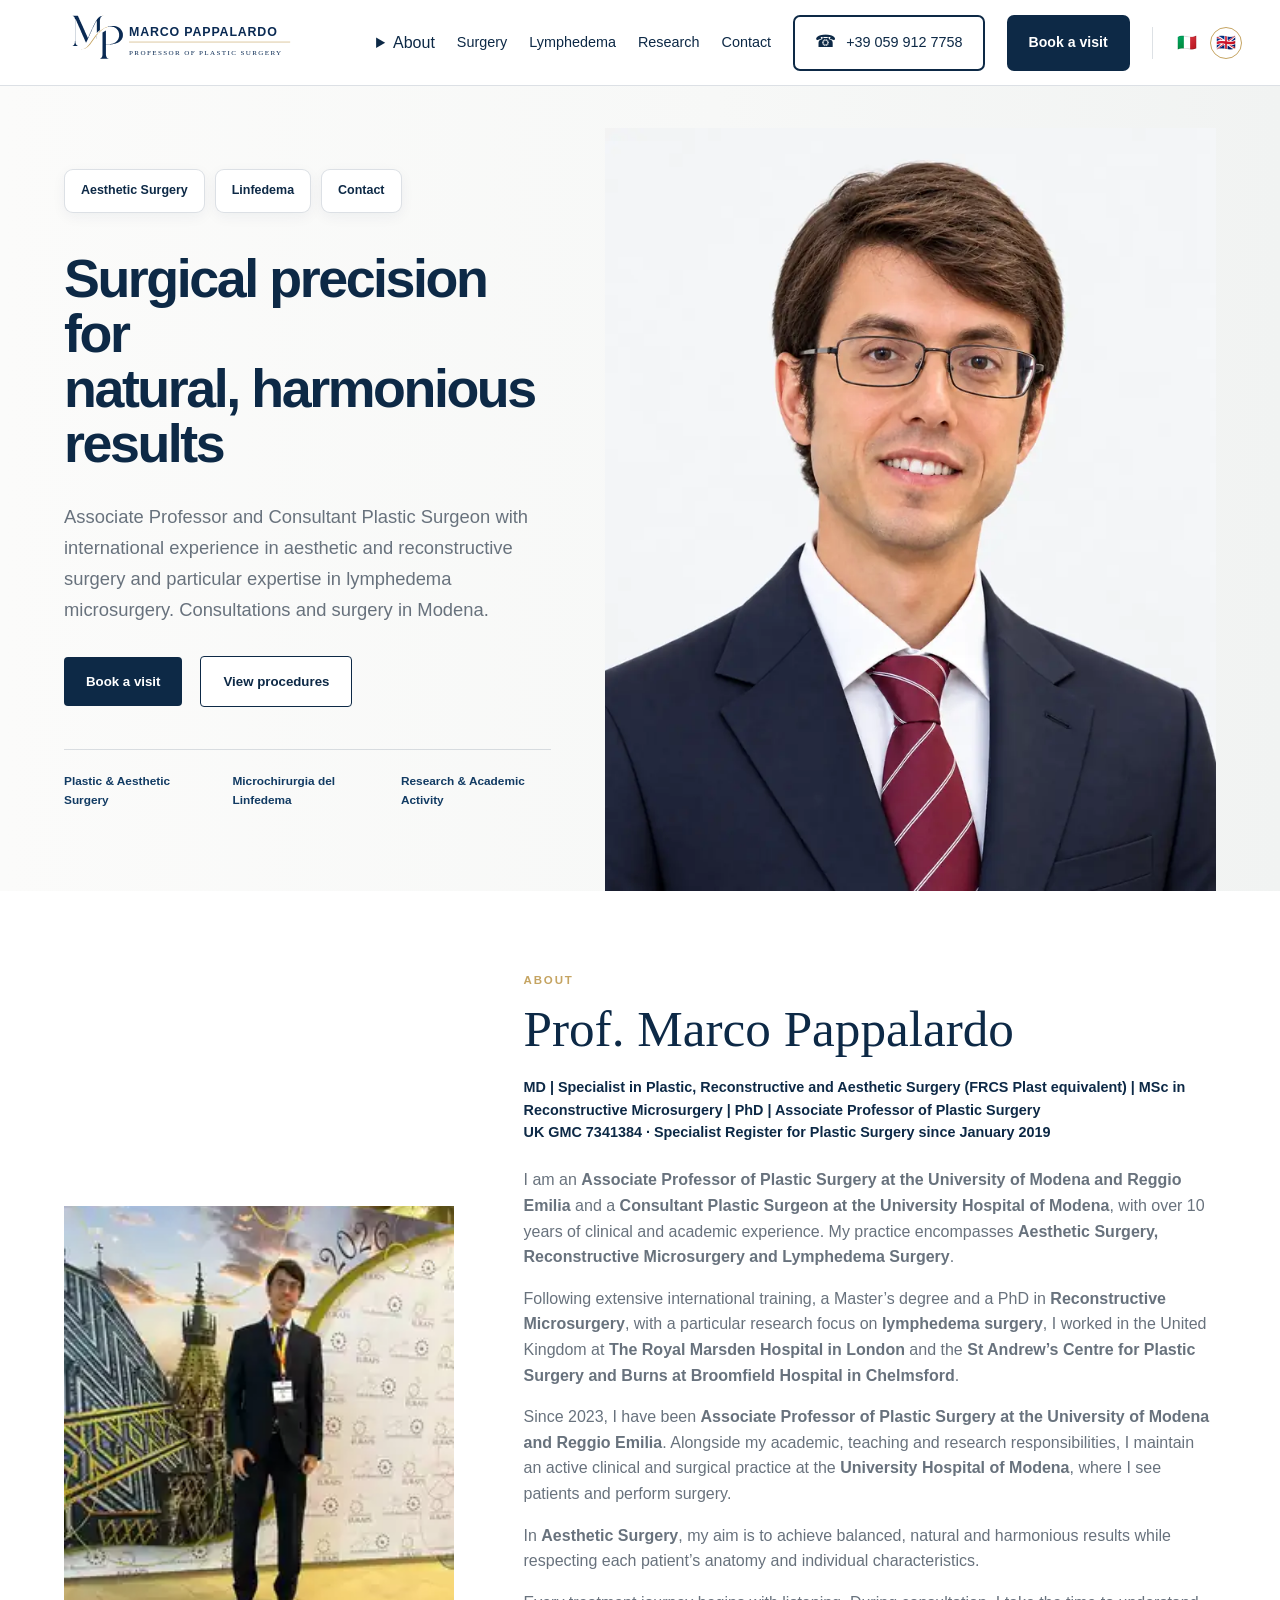
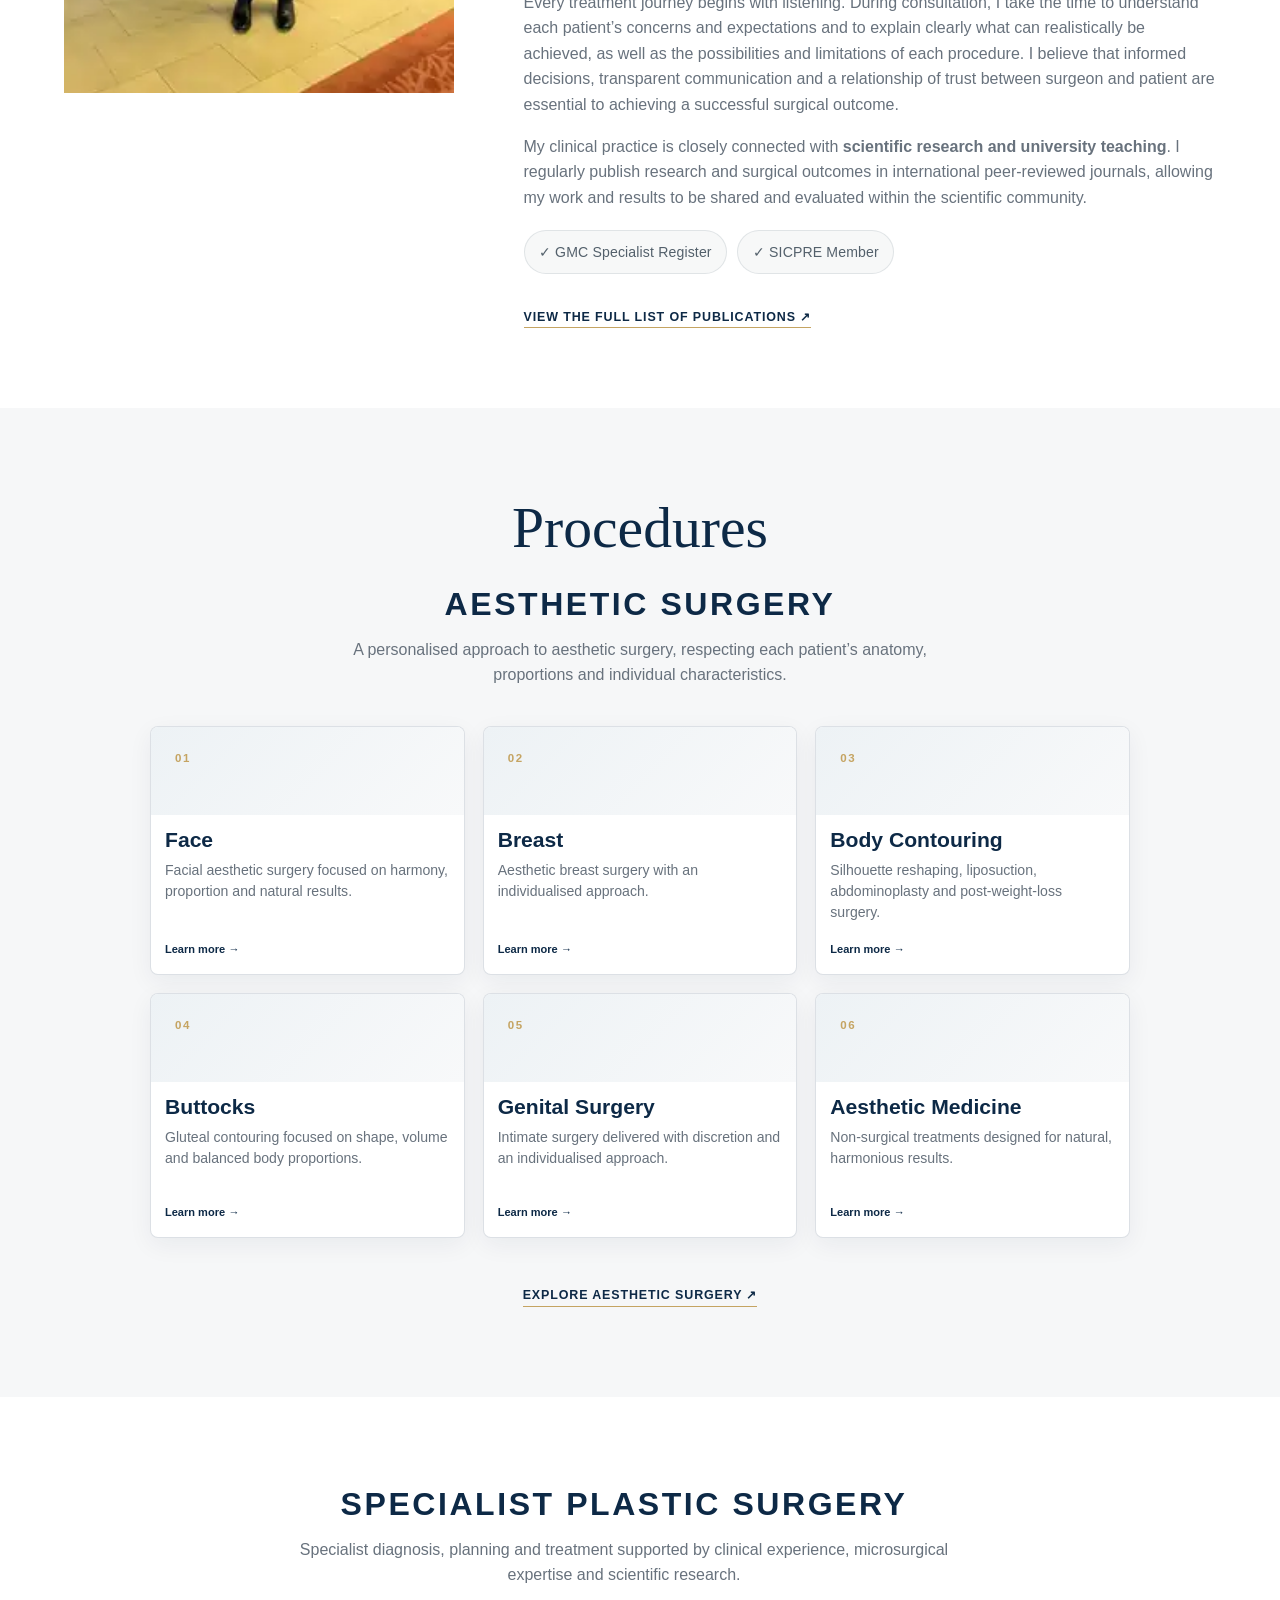
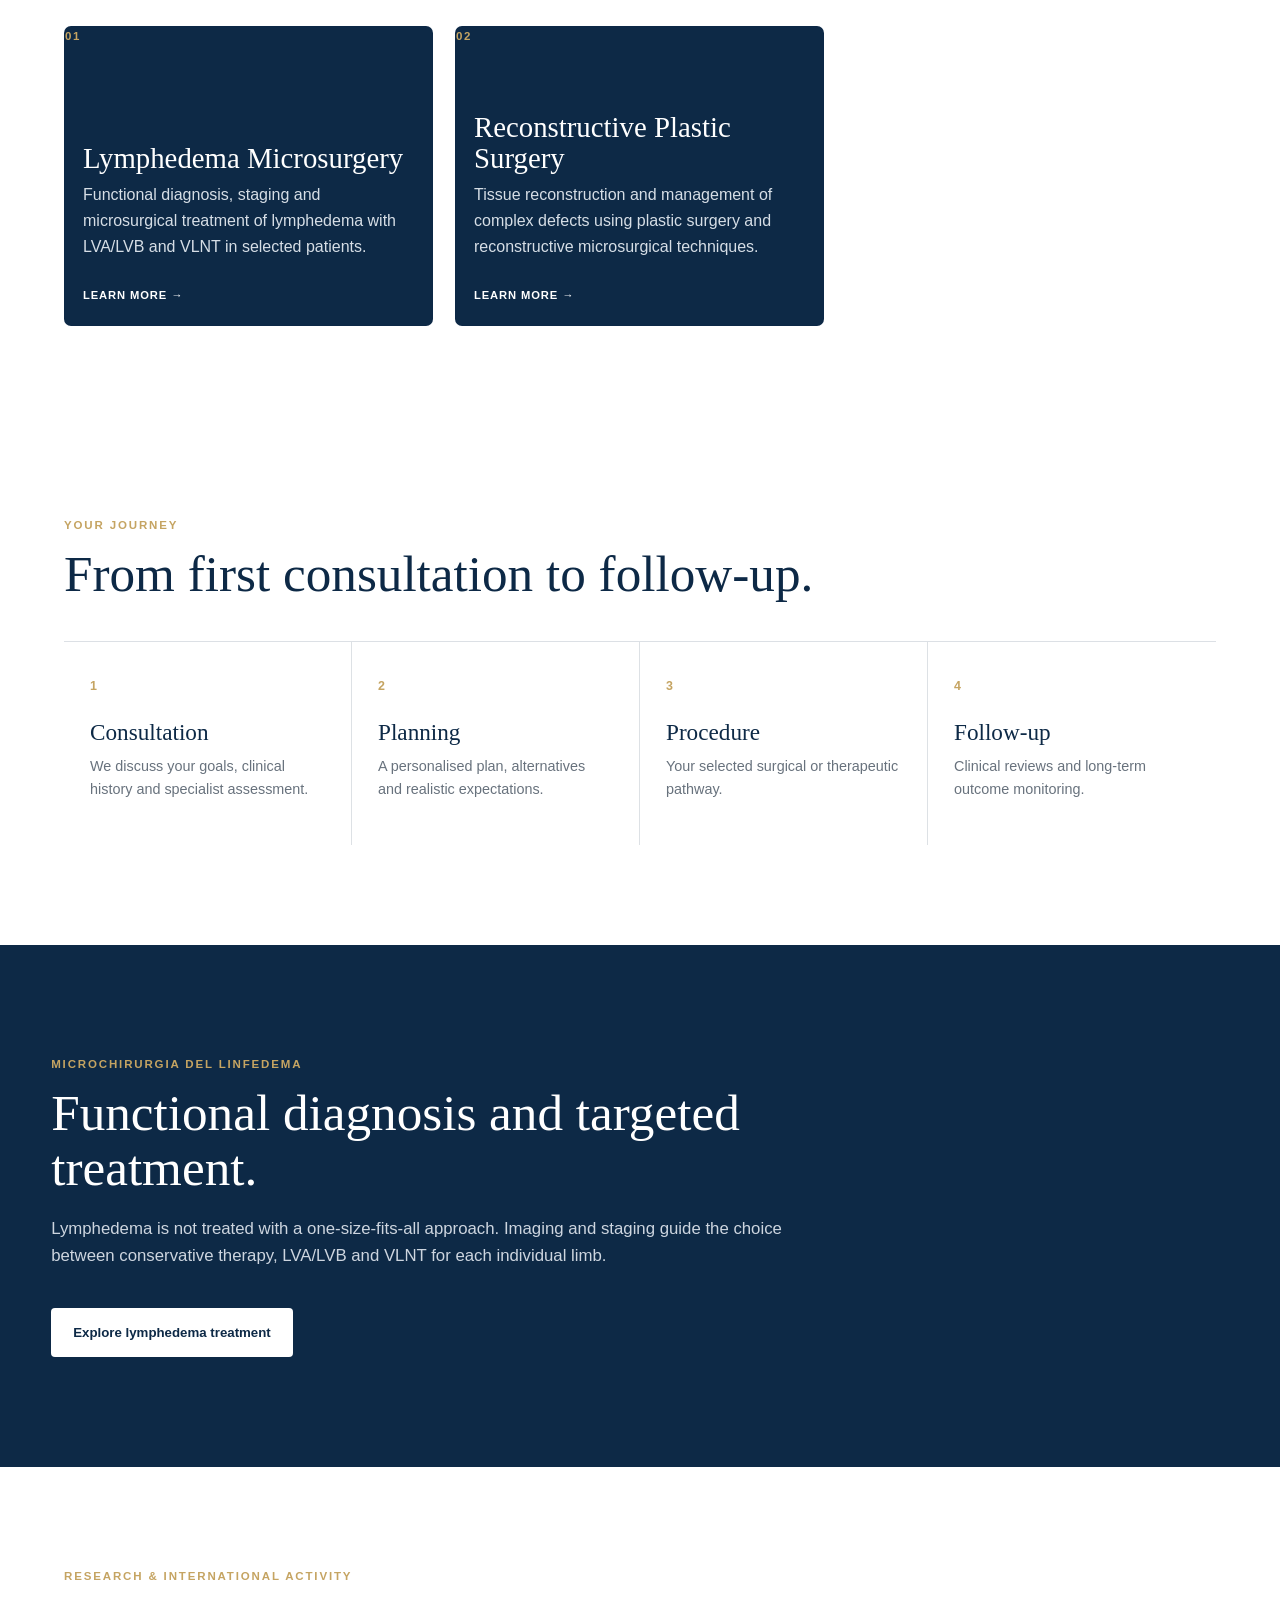
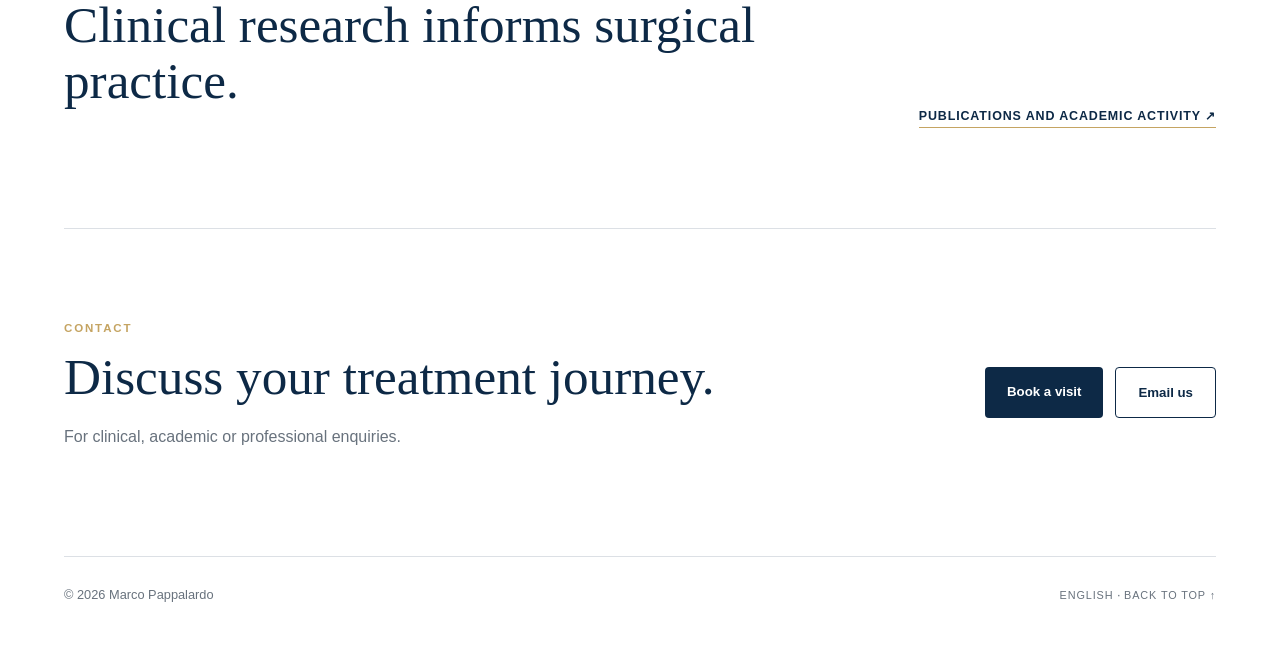
<file: en/index.html>
<!DOCTYPE html>
<html lang="en">
<head>
<meta charset="UTF-8"><meta name="viewport" content="width=device-width,initial-scale=1">
<meta name="description" content="Marco Pappalardo — Professor Plastic Surgery. Chirurgia Plastica & Estetica, Lymphedema Microsurgery, Ricerca e Attività Accademica.">
<link rel="canonical" href="https://marcopappalardo.com/en/">
<link rel="alternate" hreflang="it" href="https://marcopappalardo.com/en/">
<link rel="alternate" hreflang="en" href="https://marcopappalardo.com/en/">
<link rel="alternate" hreflang="x-default" href="https://marcopappalardo.com/en/">
<title>Marco Pappalardo | Plastic, Aesthetic and Lymphedema Surgery</title>
<link rel="stylesheet" href="../style.css?v=20261101-normalcase-nav-v1"><script src="../script.js?v=20260923-exact-photo-v1" defer></script>
</head>
<body>
<header class="site-header">
<a class="brand" href="/en/"><img src="../assets/logo-approved-horizontal.svg?v=20261101-logo-two-level-v1" alt="Marco Pappalardo — Professor Plastic Surgery" class="brand-logo"></a>
<button class="menu-toggle" type="button" aria-expanded="false" aria-controls="site-nav"><span class="sr-only">Apri navigazione</span><span></span><span></span></button>
<nav id="site-nav" class="site-nav"><details class="nav-dropdown"><summary>About</summary><div class="nav-submenu"><a href="/en/about.html">Prof. Marco Pappalardo</a><a href="/en/about.html#publications">Publications</a><a href="/en/about.html#conferences">Conferences</a></div></details><a href="/en/plastic-aesthetic-surgery.html">Surgery</a><a href="/en/lymphedema-microsurgery.html">Lymphedema</a><a href="/en/academic-activity.html">Research</a><a href="/en/contact.html">Contact</a><a class="nav-phone" href="tel:+390599127758"><span class="nav-phone-icon" aria-hidden="true">☎</span><span>+39 059 912 7758</span></a><a class="nav-book" href="https://prenotalp.policlinico.mo.it/RicercaPosto.aspx?CodMedico=101251">Book a visit</a><div class="language-flags"><a class="flag-link" href="/it/">🇮🇹</a><a class="flag-link is-active" href="/en/">🇬🇧</a></div></nav>
</header>

<main>
<section class="hero-shoaib">
  <div class="hero-shoaib-copy">
    <div class="hero-quicklinks"><a href="/en/plastic-aesthetic-surgery.html">Aesthetic Surgery</a><a href="/en/lymphedema-microsurgery.html">Linfedema</a><a href="/en/contact.html">Contact</a></div>
    
    <h1>Surgical precision for<br>natural, harmonious results</h1>
    <p class="hero-subtitle">Associate Professor and Consultant Plastic Surgeon with international experience in aesthetic and reconstructive surgery and particular expertise in lymphedema microsurgery. Consultations and surgery in Modena.</p>
    <div class="hero-actions"><a class="button button-primary" href="https://prenotalp.policlinico.mo.it/RicercaPosto.aspx?CodMedico=101251">Book a visit</a><a class="hero-phone" href="tel:+390599127758"><span>Phone</span><strong>+39 059 912 7758</strong></a><a class="button button-outline" href="#aree">View procedures</a></div>
    <div class="hero-trust">
      <span>Plastic &amp; Aesthetic Surgery</span>
      <span>Microchirurgia del Linfedema</span>
      <span>Research &amp; Academic Activity</span>
    </div>
  </div>
  <div class="hero-shoaib-photo">
    <img id="hero-portrait" alt="Professor Marco Pappalardo" fetchpriority="high" decoding="async">
  </div>
</section>

<section id="profilo" class="about-band">
  <div class="about-photo"><img src="../assets/marco-pappalardo-conference.webp" alt="Prof. Marco Pappalardo during international scientific activity"></div>
  <div class="about-copy"><p class="eyebrow">ABOUT</p><h2>Prof. Marco Pappalardo</h2><p class="about-credentials"><strong>MD | Specialist in Plastic, Reconstructive and Aesthetic Surgery (FRCS Plast equivalent) | MSc in Reconstructive Microsurgery | PhD | Associate Professor of Plastic Surgery</strong><br><strong>UK GMC 7341384 · Specialist Register for Plastic Surgery since January 2019</strong></p><p>I am an <strong>Associate Professor of Plastic Surgery at the University of Modena and Reggio Emilia</strong> and a <strong>Consultant Plastic Surgeon at the University Hospital of Modena</strong>, with over 10 years of clinical and academic experience. My practice encompasses <strong>Aesthetic Surgery, Reconstructive Microsurgery and Lymphedema Surgery</strong>.</p><p>Following extensive international training, a Master’s degree and a PhD in <strong>Reconstructive Microsurgery</strong>, with a particular research focus on <strong>lymphedema surgery</strong>, I worked in the United Kingdom at <strong>The Royal Marsden Hospital in London</strong> and the <strong>St Andrew’s Centre for Plastic Surgery and Burns at Broomfield Hospital in Chelmsford</strong>.</p><p>Since 2023, I have been <strong>Associate Professor of Plastic Surgery at the University of Modena and Reggio Emilia</strong>. Alongside my academic, teaching and research responsibilities, I maintain an active clinical and surgical practice at the <strong>University Hospital of Modena</strong>, where I see patients and perform surgery.</p><p>In <strong>Aesthetic Surgery</strong>, my aim is to achieve balanced, natural and harmonious results while respecting each patient’s anatomy and individual characteristics.</p><p>Every treatment journey begins with listening. During consultation, I take the time to understand each patient’s concerns and expectations and to explain clearly what can realistically be achieved, as well as the possibilities and limitations of each procedure. I believe that informed decisions, transparent communication and a relationship of trust between surgeon and patient are essential to achieving a successful surgical outcome.</p><p>My clinical practice is closely connected with <strong>scientific research and university teaching</strong>. I regularly publish research and surgical outcomes in international peer-reviewed journals, allowing my work and results to be shared and evaluated within the scientific community.</p><div class="profile-trust-badges" aria-label="Professional memberships"><span>✓ GMC Specialist Register</span><span>✓ SICPRE Member</span></div><a class="section-link" href="/en/about.html#publications">View the full list of publications ↗</a></div>
</section>

<section id="aree" class="procedures-section aesthetic-categories">
  <div class="procedures-master-title"><h2>Procedures</h2></div><div class="section-head"><h3 class="category-heading">AESTHETIC SURGERY</h3><p>A personalised approach to aesthetic surgery, respecting each patient’s anatomy, proportions and individual characteristics.</p></div>
  <div class="aesthetic-category-grid">
    <a class="aesthetic-category-card" href="/en/plastic-aesthetic-surgery.html#face"><span class="card-number">01</span><div class="card-copy"><h3>Face</h3><p>Facial aesthetic surgery focused on harmony, proportion and natural results.</p><b>Learn more →</b></div></a>
    <a class="aesthetic-category-card" href="/en/plastic-aesthetic-surgery.html#breast"><span class="card-number">02</span><div class="card-copy"><h3>Breast</h3><p>Aesthetic breast surgery with an individualised approach.</p><b>Learn more →</b></div></a>
    <a class="aesthetic-category-card" href="/en/plastic-aesthetic-surgery.html#body-contouring"><span class="card-number">03</span><div class="card-copy"><h3>Body Contouring</h3><p>Silhouette reshaping, liposuction, abdominoplasty and post-weight-loss surgery.</p><b>Learn more →</b></div></a>
    <a class="aesthetic-category-card" href="/en/plastic-aesthetic-surgery.html#buttocks"><span class="card-number">04</span><div class="card-copy"><h3>Buttocks</h3><p>Gluteal contouring focused on shape, volume and balanced body proportions.</p><b>Learn more →</b></div></a>
    <a class="aesthetic-category-card" href="/en/plastic-aesthetic-surgery.html#genital"><span class="card-number">05</span><div class="card-copy"><h3>Genital Surgery</h3><p>Intimate surgery delivered with discretion and an individualised approach.</p><b>Learn more →</b></div></a>
    <a class="aesthetic-category-card" href="/en/plastic-aesthetic-surgery.html#aesthetic-medicine"><span class="card-number">06</span><div class="card-copy"><h3>Aesthetic Medicine</h3><p>Non-surgical treatments designed for natural, harmonious results.</p><b>Learn more →</b></div></a>
  </div>
  <div class="aesthetic-section-action"><a class="section-link" href="/en/plastic-aesthetic-surgery.html">Explore Aesthetic Surgery ↗</a></div>
</section>

<section class="specialist-surgery-section">
  <div class="section-head"><h3 class="category-heading">SPECIALIST PLASTIC SURGERY</h3><p>Specialist diagnosis, planning and treatment supported by clinical experience, microsurgical expertise and scientific research.</p></div>
  <div class="specialist-surgery-grid">
    <a class="specialist-surgery-card" href="/en/lymphedema-microsurgery.html"><span>01</span><div><h3>Lymphedema Microsurgery</h3><p>Functional diagnosis, staging and microsurgical treatment of lymphedema with LVA/LVB and VLNT in selected patients.</p><b>Learn more →</b></div></a>
    <a class="specialist-surgery-card" href="/en/about.html"><span>02</span><div><h3>Reconstructive Plastic Surgery</h3><p>Tissue reconstruction and management of complex defects using plastic surgery and reconstructive microsurgical techniques.</p><b>Learn more →</b></div></a>
  </div>
</section>

<section class="journey-section">
  <div class="section-head"><p class="eyebrow">Your Journey</p><h2>From first consultation to follow-up.</h2></div>
  <div class="journey-grid">
    <article><b>1</b><h3>Consultation</h3><p>We discuss your goals, clinical history and specialist assessment.</p></article>
    <article><b>2</b><h3>Planning</h3><p>A personalised plan, alternatives and realistic expectations.</p></article>
    <article><b>3</b><h3>Procedure</h3><p>Your selected surgical or therapeutic pathway.</p></article>
    <article><b>4</b><h3>Follow-up</h3><p>Clinical reviews and long-term outcome monitoring.</p></article>
  </div>
</section>

<section class="lymph-feature">
  <div><p class="eyebrow">Microchirurgia del Linfedema</p><h2>Functional diagnosis and targeted treatment.</h2><p>Lymphedema is not treated with a one-size-fits-all approach. Imaging and staging guide the choice between conservative therapy, LVA/LVB and VLNT for each individual limb.</p><a class="button button-light" href="/en/lymphedema-microsurgery.html">Explore lymphedema treatment</a></div>
</section>

<section class="research-strip">
  <div><p class="eyebrow">Research & international activity</p><h2>Clinical research informs surgical practice.</h2></div>
  <a class="section-link" href="/en/academic-activity.html">Publications and academic activity ↗</a>
</section>

<section id="contatti" class="contact-cta">
  <div><p class="eyebrow">Contact</p><h2>Discuss your treatment journey.</h2><p>For clinical, academic or professional enquiries.</p></div>
  <div class="contact-actions"><a class="button button-primary" href="https://prenotalp.policlinico.mo.it/RicercaPosto.aspx?CodMedico=101251">Book a visit</a><a class="button button-outline" href="mailto:hello@marcopappalardo.com">Email us</a></div>
</section>
</main>
<footer class="site-footer"><p>© <span id="year"></span> Marco Pappalardo</p><div><a href="/en/">English</a> · <a href="#">Back to top ↑</a></div></footer>
</body></html>
</file>
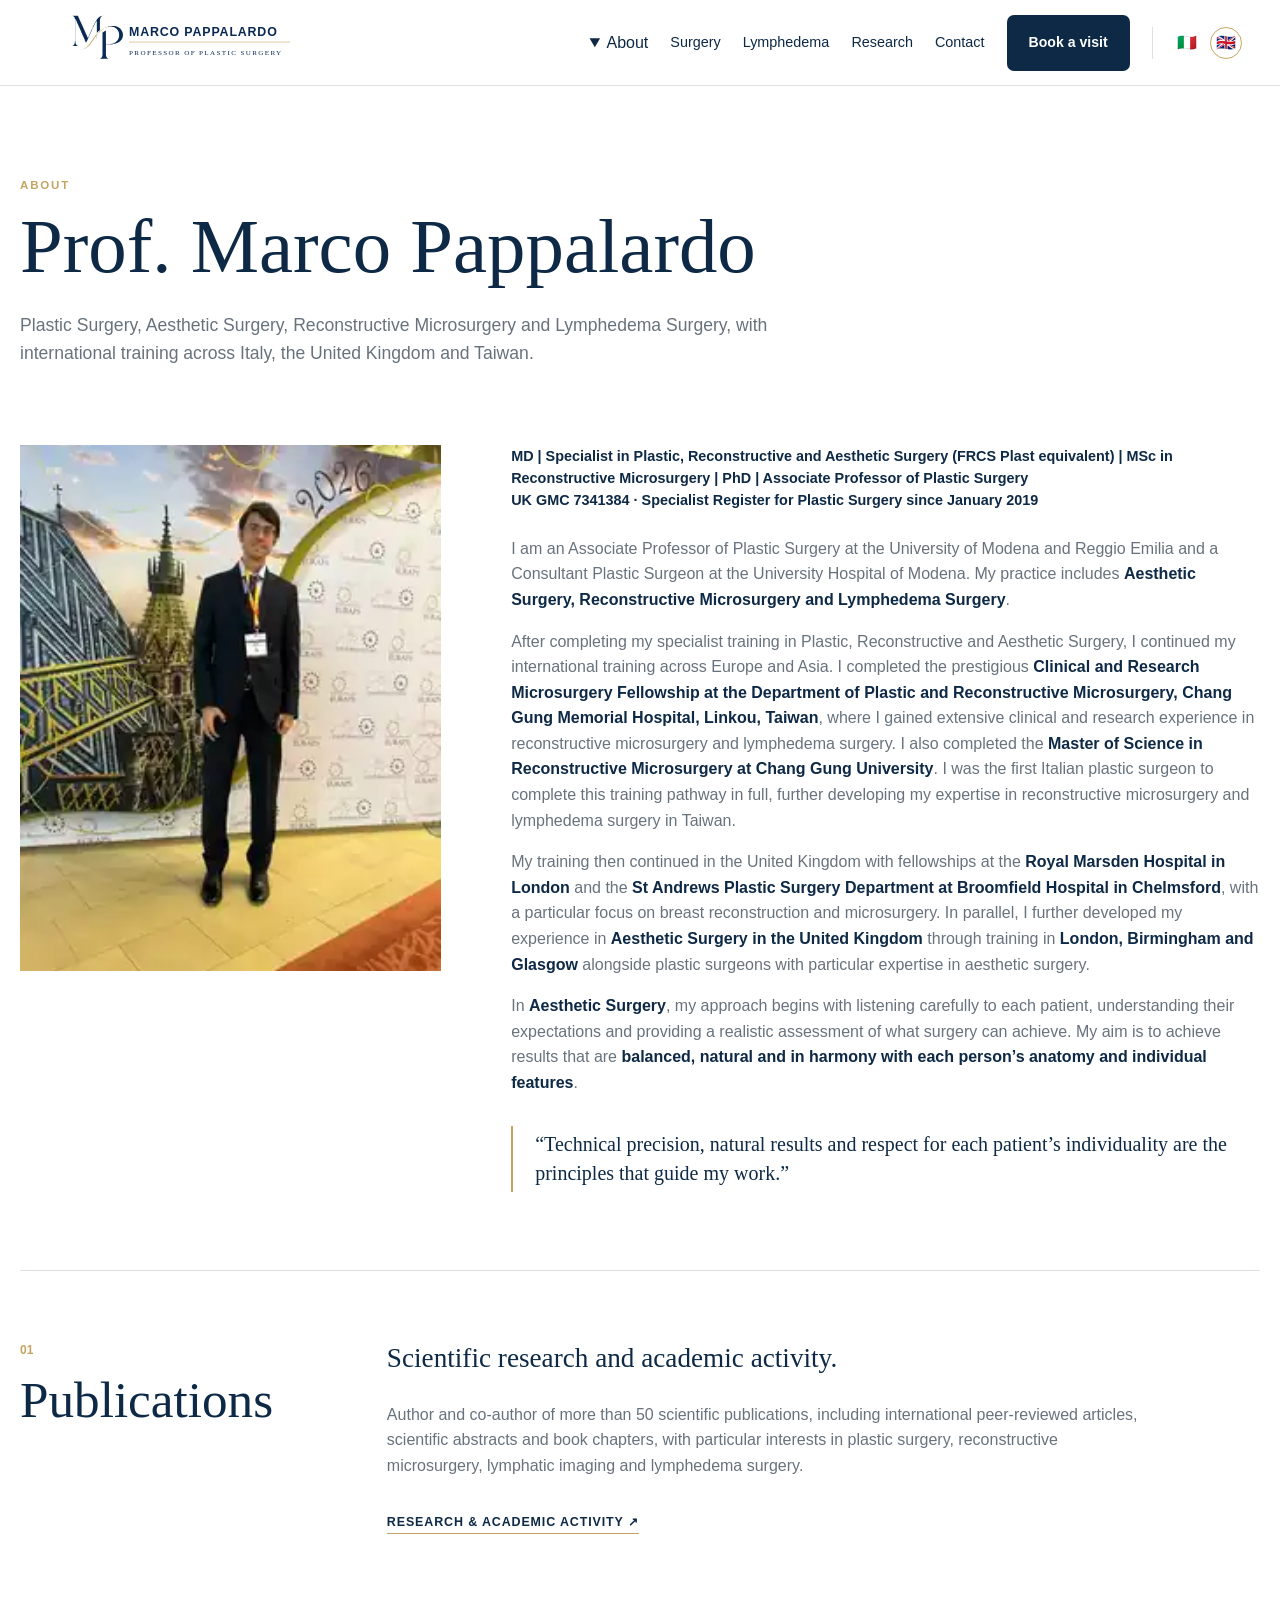
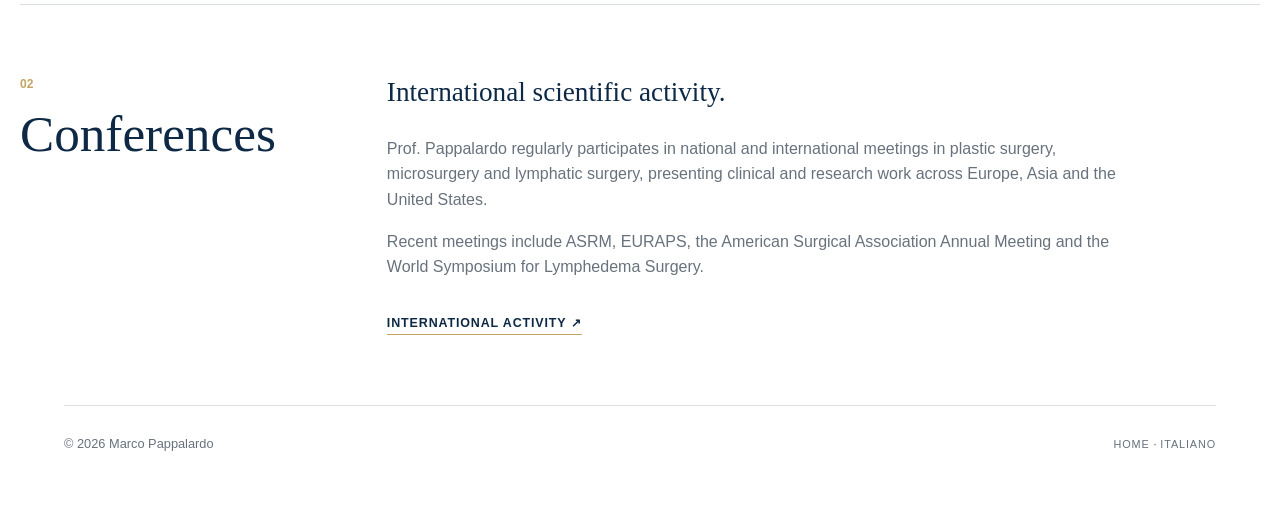
<file: en/about.html>
<!DOCTYPE html>
<html lang="en"><head><meta charset="UTF-8"><meta name="viewport" content="width=device-width,initial-scale=1">
<meta name="description" content="Profile, international training, publications and conferences of Prof. Marco Pappalardo.">
<link rel="canonical" href="https://marcopappalardo.com/en/about.html"><link rel="alternate" hreflang="it" href="https://marcopappalardo.com/it/profilo.html">
<title>About Prof. Marco Pappalardo</title><link rel="stylesheet" href="../style.css?v=20261101-contact-v1"><script src="../script.js" defer></script></head>
<body><header class="site-header"><a class="brand" href="/en/"><img src="../assets/logo-approved-horizontal.svg?v=20261101-logo-two-level-v1" alt="Marco Pappalardo" class="brand-logo"></a>
<button class="menu-toggle" type="button" aria-expanded="false" aria-controls="site-nav"><span class="sr-only">Toggle navigation</span><span></span><span></span></button>
<nav id="site-nav" class="site-nav"><details class="nav-dropdown" open><summary>About</summary><div class="nav-submenu"><a href="/en/about.html">Prof. Marco Pappalardo</a><a href="#publications">Publications</a><a href="#conferences">Conferences</a></div></details><a href="/en/plastic-aesthetic-surgery.html">Surgery</a><a href="/en/lymphedema-microsurgery.html">Lymphedema</a><a href="/en/academic-activity.html">Research</a><a href="/en/contact.html">Contact</a><a class="nav-book" href="https://prenotalp.policlinico.mo.it/RicercaPosto.aspx?CodMedico=101251">Book a visit</a><div class="language-flags"><a class="flag-link" href="/it/profilo.html">🇮🇹</a><a class="flag-link is-active" href="/en/about.html">🇬🇧</a></div></nav>
</header>
<main class="profile-page">
<section class="page-hero"><p class="eyebrow">About</p><h1>Prof. Marco Pappalardo</h1><p class="hero-copy">Plastic Surgery, Aesthetic Surgery, Reconstructive Microsurgery and Lymphedema Surgery, with international training across Italy, the United Kingdom and Taiwan.</p></section>
<section class="profile-detail">
<div class="profile-visual"><img src="../assets/marco-pappalardo-conference.webp" alt="Prof. Marco Pappalardo during international scientific activity"></div>
<div class="profile-copy">
<p class="about-credentials"><strong>MD | Specialist in Plastic, Reconstructive and Aesthetic Surgery (FRCS Plast equivalent) | MSc in Reconstructive Microsurgery | PhD | Associate Professor of Plastic Surgery</strong><br><strong>UK GMC 7341384 · Specialist Register for Plastic Surgery since January 2019</strong></p>
<p>I am an Associate Professor of Plastic Surgery at the University of Modena and Reggio Emilia and a Consultant Plastic Surgeon at the University Hospital of Modena. My practice includes <strong>Aesthetic Surgery, Reconstructive Microsurgery and Lymphedema Surgery</strong>.</p>
<p>After completing my specialist training in Plastic, Reconstructive and Aesthetic Surgery, I continued my international training across Europe and Asia. I completed the prestigious <strong>Clinical and Research Microsurgery Fellowship at the Department of Plastic and Reconstructive Microsurgery, Chang Gung Memorial Hospital, Linkou, Taiwan</strong>, where I gained extensive clinical and research experience in reconstructive microsurgery and lymphedema surgery. I also completed the <strong>Master of Science in Reconstructive Microsurgery at Chang Gung University</strong>. I was the first Italian plastic surgeon to complete this training pathway in full, further developing my expertise in reconstructive microsurgery and lymphedema surgery in Taiwan.</p>
<p>My training then continued in the United Kingdom with fellowships at the <strong>Royal Marsden Hospital in London</strong> and the <strong>St Andrews Plastic Surgery Department at Broomfield Hospital in Chelmsford</strong>, with a particular focus on breast reconstruction and microsurgery. In parallel, I further developed my experience in <strong>Aesthetic Surgery in the United Kingdom</strong> through training in <strong>London, Birmingham and Glasgow</strong> alongside plastic surgeons with particular expertise in aesthetic surgery.</p>
<p>In <strong>Aesthetic Surgery</strong>, my approach begins with listening carefully to each patient, understanding their expectations and providing a realistic assessment of what surgery can achieve. My aim is to achieve results that are <strong>balanced, natural and in harmony with each person’s anatomy and individual features</strong>.</p>
<blockquote class="about-quote">“Technical precision, natural results and respect for each patient’s individuality are the principles that guide my work.”</blockquote>
</div></section>
<section id="publications" class="profile-subsection"><div class="section-heading"><p class="section-number">01</p><h2>Publications</h2></div><div class="section-content"><p class="lead">Scientific research and academic activity.</p><p>Author and co-author of more than 50 scientific publications, including international peer-reviewed articles, scientific abstracts and book chapters, with particular interests in plastic surgery, reconstructive microsurgery, lymphatic imaging and lymphedema surgery.</p><a class="section-link" href="/en/academic-activity.html">Research & academic activity ↗</a></div></section>
<section id="conferences" class="profile-subsection"><div class="section-heading"><p class="section-number">02</p><h2>Conferences</h2></div><div class="section-content"><p class="lead">International scientific activity.</p><p>Prof. Pappalardo regularly participates in national and international meetings in plastic surgery, microsurgery and lymphatic surgery, presenting clinical and research work across Europe, Asia and the United States.</p><p>Recent meetings include ASRM, EURAPS, the American Surgical Association Annual Meeting and the World Symposium for Lymphedema Surgery.</p><a class="section-link" href="/en/academic-activity.html#international">International activity ↗</a></div></section>
</main>
<footer class="site-footer"><p>© <span id="year"></span> Marco Pappalardo</p><div><a href="/en/">Home</a> · <a href="/it/profilo.html">Italiano</a></div></footer></body></html>
</file>
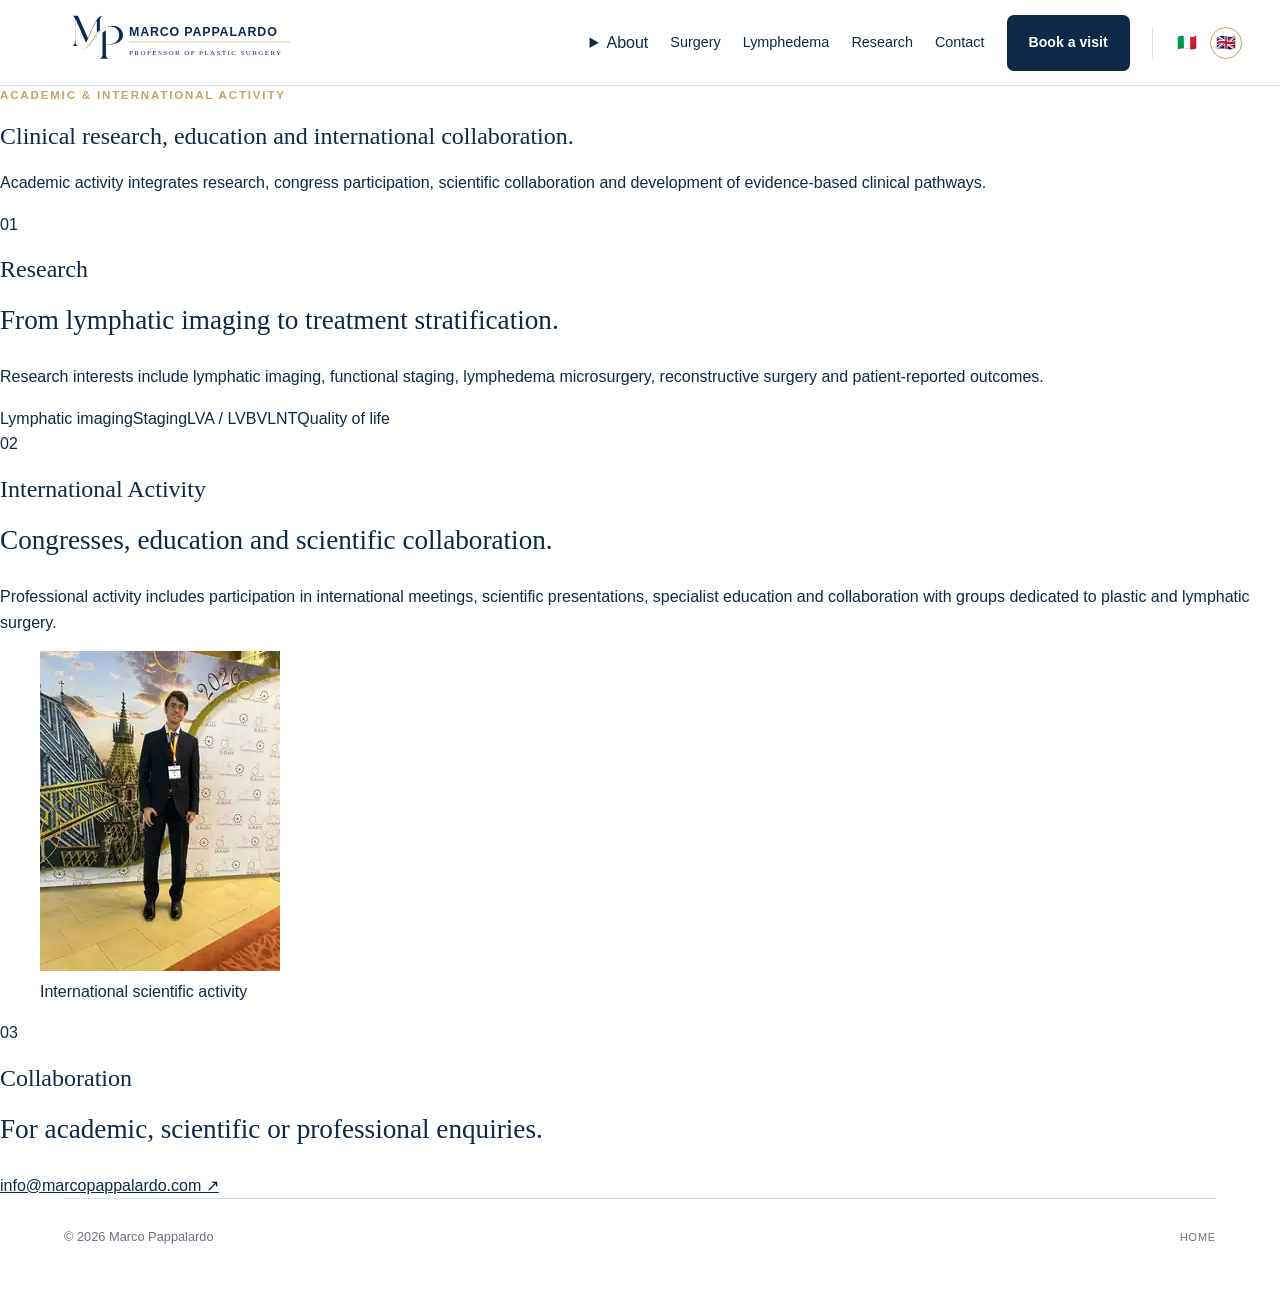
<file: en/academic-activity.html>
<!DOCTYPE html>
<html lang="en"><head><meta charset="UTF-8"><meta name="viewport" content="width=device-width,initial-scale=1">
<meta name="description" content="Research, publications and international academic activity of Marco Pappalardo.">
<link rel="canonical" href="https://marcopappalardo.com/en/academic-activity.html"><link rel="alternate" hreflang="it" href="https://marcopappalardo.com/it/attivita-accademica.html">
<title>Research & Academic Activity | Marco Pappalardo</title><link rel="stylesheet" href="../style.css?v=20261101-contact-v1"><script src="../script.js" defer></script></head>
<body><header class="site-header"><a class="brand" href="/en/"><img src="../assets/logo-approved-horizontal.svg?v=20261101-logo-two-level-v1" alt="Marco Pappalardo" class="brand-logo"></a>
<button class="menu-toggle" type="button" aria-expanded="false" aria-controls="site-nav"><span class="sr-only">Toggle navigation</span><span></span><span></span></button>
<nav id="site-nav" class="site-nav"><details class="nav-dropdown"><summary>About</summary><div class="nav-submenu"><a href="/en/about.html">Prof. Marco Pappalardo</a><a href="/en/about.html#publications">Publications</a><a href="/en/about.html#conferences">Conferences</a></div></details><a href="/en/plastic-aesthetic-surgery.html">Surgery</a><a href="/en/lymphedema-microsurgery.html">Lymphedema</a><a href="/en/academic-activity.html">Research</a><a href="/en/contact.html">Contact</a><a class="nav-book" href="https://prenotalp.policlinico.mo.it/RicercaPosto.aspx?CodMedico=101251">Book a visit</a><div class="language-flags"><a class="flag-link" href="/it/">🇮🇹</a><a class="flag-link is-active" href="/en/">🇬🇧</a></div></nav></header>
<main><section class="page-hero"><p class="eyebrow">Academic & International Activity</p><h1>Clinical research, education and international collaboration.</h1><p class="hero-copy">Academic activity integrates research, congress participation, scientific collaboration and development of evidence-based clinical pathways.</p></section>
<section id="research" class="section section-research"><div class="section-heading"><p class="section-number">01</p><h2>Research</h2></div><div class="section-content"><p class="lead">From lymphatic imaging to treatment stratification.</p><p>Research interests include lymphatic imaging, functional staging, lymphedema microsurgery, reconstructive surgery and patient-reported outcomes.</p><div class="research-topics"><span>Lymphatic imaging</span><span>Staging</span><span>LVA / LVB</span><span>VLNT</span><span>Quality of life</span></div></div></section>
<section id="international" class="section"><div class="section-heading"><p class="section-number">02</p><h2>International Activity</h2></div><div class="section-content academic-layout"><div><p class="lead">Congresses, education and scientific collaboration.</p><p>Professional activity includes participation in international meetings, scientific presentations, specialist education and collaboration with groups dedicated to plastic and lymphatic surgery.</p></div><figure class="research-photo-wrap"><img src="../assets/marco-pappalardo-conference.webp" alt="Marco Pappalardo at an international scientific meeting" class="research-photo"><figcaption>International scientific activity</figcaption></figure></div></section>
<section class="section section-contact"><div class="section-heading"><p class="section-number">03</p><h2>Collaboration</h2></div><div class="section-content"><p class="lead">For academic, scientific or professional enquiries.</p><a class="contact-link" href="mailto:info@marcopappalardo.com">info@marcopappalardo.com ↗</a></div></section></main>
<footer class="site-footer"><p>© <span id="year"></span> Marco Pappalardo</p><div><a href="/en/">Home</a></div></footer></body></html>
</file>
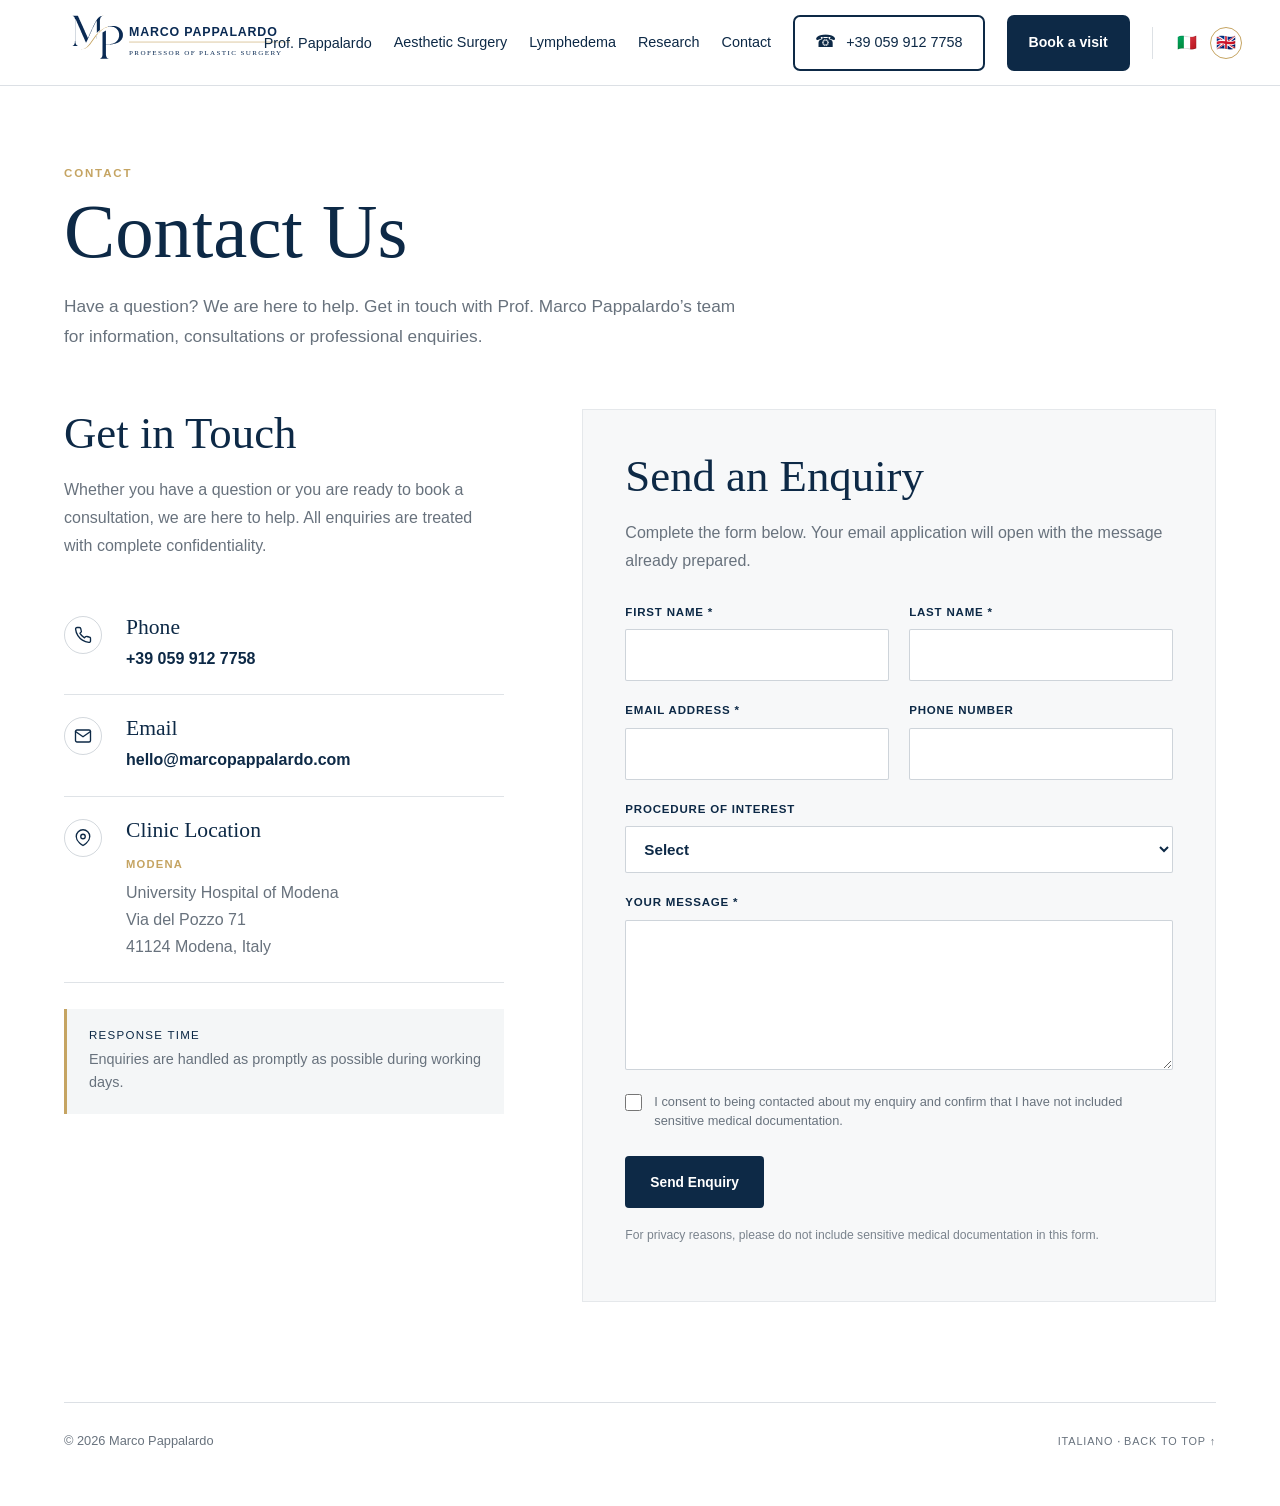
<file: en/contact.html>
<!DOCTYPE html>
<html lang="en">
<head>
<meta charset="UTF-8"><meta name="viewport" content="width=device-width,initial-scale=1">
<meta name="description" content="Contact Prof. Marco Pappalardo for Plastic Surgery, Aesthetic Surgery and Lymphedema consultations in Modena.">
<link rel="canonical" href="https://marcopappalardo.com/en/contact.html">
<link rel="alternate" hreflang="it" href="https://marcopappalardo.com/it/contatti.html">
<link rel="alternate" hreflang="en" href="https://marcopappalardo.com/en/contact.html">
<title>Contact | Prof. Marco Pappalardo</title>
<link rel="stylesheet" href="../style.css?v=20261101-header-phone-v2"><script src="../script.js" defer></script>
<style>
.contact-wrap{max-width:1180px;margin:0 auto;padding:78px 0 100px}
.contact-top{max-width:760px;margin-bottom:58px}
.contact-top h1{font-family:Georgia,"Times New Roman",serif;font-size:clamp(3.5rem,6vw,5.8rem);line-height:1;margin:0 0 20px;color:#0d2946;font-weight:400}
.contact-top>p:last-child{font-size:1.08rem;line-height:1.75;color:#68727d;max-width:680px}
.contact-columns{display:grid;grid-template-columns:minmax(0,.82fr) minmax(460px,1.18fr);gap:78px;align-items:start}
.contact-left h2,.contact-right h2{font-family:Georgia,"Times New Roman",serif;font-size:clamp(2.25rem,3.5vw,3.4rem);line-height:1.08;margin:0 0 18px;color:#0d2946;font-weight:400}
.contact-left>p,.contact-right>p{color:#68727d;line-height:1.75}
.contact-details{margin-top:34px}
.contact-block{display:grid;grid-template-columns:44px 1fr;gap:18px;padding:22px 0;border-bottom:1px solid rgba(13,41,70,.13)}
.contact-icon{width:38px;height:38px;border-radius:50%;border:1px solid rgba(13,41,70,.18);display:flex;align-items:center;justify-content:center;color:#0d2946}
.contact-icon svg{width:18px;height:18px;stroke:currentColor}
.contact-block h3{font-family:Georgia,"Times New Roman",serif;font-size:1.35rem;margin:0 0 6px;color:#0d2946;font-weight:400}
.contact-block h4{font-family:Arial,Helvetica,sans-serif;font-size:.7rem;letter-spacing:.11em;text-transform:uppercase;color:#c5a462;margin:14px 0 5px}
.contact-block p,.contact-block address{margin:0;color:#68727d;line-height:1.7;font-style:normal}
.contact-block a{color:#0d2946;font-weight:700;text-decoration:none}
.contact-block a:hover{color:#c5a462}
.contact-response{margin-top:26px;padding:20px 22px;background:#f4f6f7;border-left:3px solid #c5a462}
.contact-response h3{font-family:Arial,Helvetica,sans-serif;font-size:.72rem;letter-spacing:.11em;text-transform:uppercase;margin:0 0 6px;color:#0d2946}
.contact-response p{margin:0;color:#68727d;font-size:.9rem;line-height:1.6}
.contact-right{background:#f7f8f9;padding:42px 42px 44px;border:1px solid rgba(13,41,70,.08)}
.enquiry-form{margin-top:28px}
.form-grid{display:grid;grid-template-columns:repeat(2,minmax(0,1fr));gap:20px}
.enquiry-form label{display:flex;flex-direction:column;gap:8px;font-size:.72rem;letter-spacing:.07em;text-transform:uppercase;color:#0d2946;font-weight:700}
.enquiry-form input,.enquiry-form select,.enquiry-form textarea{width:100%;box-sizing:border-box;border:1px solid rgba(13,41,70,.2);background:#fff;color:#0d2946;border-radius:2px;padding:13px 14px;font:inherit;font-size:.95rem;letter-spacing:0;text-transform:none;outline:none}
.enquiry-form input:focus,.enquiry-form select:focus,.enquiry-form textarea:focus{border-color:#0d2946}
.enquiry-form textarea{resize:vertical;min-height:150px}
.form-span-2{grid-column:1/-1}
.consent-row{display:grid!important;grid-template-columns:18px 1fr!important;gap:11px!important;align-items:start;margin:22px 0 26px;font-size:.8rem!important;line-height:1.5!important;letter-spacing:0!important;text-transform:none!important;color:#68727d!important;font-weight:400!important}
.consent-row input{width:17px!important;height:17px;margin:2px 0 0;padding:0}
.enquiry-submit{display:inline-flex;align-items:center;justify-content:center;min-height:52px;padding:14px 25px;border:0;border-radius:4px;background:#0d2946;color:#fff;font-weight:700;font-size:.86rem;cursor:pointer}
.enquiry-submit:hover{background:#123b63}
.contact-privacy{margin-top:18px!important;font-size:.76rem!important;line-height:1.55!important;color:#7a838d!important}
@media(max-width:1280px){.contact-wrap{margin-left:5vw;margin-right:5vw}}
@media(max-width:900px){.contact-wrap{padding:58px 0 75px}.contact-columns{grid-template-columns:1fr;gap:42px}.contact-right{padding:32px}.contact-top{margin-bottom:42px}}
@media(max-width:620px){.form-grid{grid-template-columns:1fr}.form-span-2{grid-column:auto}.contact-right{padding:26px 22px}}
</style>
</head>
<body>
<header class="site-header">
<a class="brand" href="/en/"><img src="../assets/logo-approved-horizontal.svg?v=20261101-logo-two-level-v1" alt="Marco Pappalardo — Professor Plastic Surgery" class="brand-logo"></a>
<button class="menu-toggle" type="button" aria-expanded="false" aria-controls="site-nav"><span class="sr-only">Toggle navigation</span><span></span><span></span></button>
<nav id="site-nav" class="site-nav">
<div class="nav-dropdown"><a class="nav-trigger" href="/en/about.html">Prof. Pappalardo</a><div class="nav-submenu"><a href="/en/about.html">Profile</a><a href="/en/about.html#publications">Publications</a><a href="/en/about.html#conferences">Conferences</a></div></div>
<a href="/en/plastic-aesthetic-surgery.html">Aesthetic Surgery</a><a href="/en/lymphedema-microsurgery.html">Lymphedema</a><a href="/en/academic-activity.html">Research</a><a href="/en/contact.html">Contact</a><a class="nav-phone" href="tel:+390599127758"><span class="nav-phone-icon" aria-hidden="true">☎</span><span>+39 059 912 7758</span></a><a class="nav-book" href="https://prenotalp.policlinico.mo.it/RicercaPosto.aspx?CodMedico=101251">Book a visit</a>
<div class="language-flags"><a class="flag-link" href="/it/contatti.html">🇮🇹</a><a class="flag-link is-active" href="/en/contact.html">🇬🇧</a></div>
</nav>
</header>

<main>
<section class="contact-wrap">
  <div class="contact-top">
    <p class="eyebrow">Contact</p>
    <h1>Contact Us</h1>
    <p>Have a question? We are here to help. Get in touch with Prof. Marco Pappalardo’s team for information, consultations or professional enquiries.</p>
  </div>

  <div class="contact-columns">
    <section class="contact-left">
      <h2>Get in Touch</h2>
      <p>Whether you have a question or you are ready to book a consultation, we are here to help. All enquiries are treated with complete confidentiality.</p>

      <div class="contact-details">
        <div class="contact-block"><div class="contact-icon"><svg viewBox="0 0 24 24" fill="none" stroke-width="1.8" stroke-linecap="round" stroke-linejoin="round"><path d="M22 16.92v3a2 2 0 0 1-2.18 2 19.79 19.79 0 0 1-8.63-3.07 19.5 19.5 0 0 1-6-6A19.79 19.79 0 0 1 2.12 4.18 2 2 0 0 1 4.11 2h3a2 2 0 0 1 2 1.72c.12.9.33 1.78.62 2.63a2 2 0 0 1-.45 2.11L8 9.73a16 16 0 0 0 6 6l1.27-1.27a2 2 0 0 1 2.11-.45c.85.29 1.73.5 2.63.62A2 2 0 0 1 22 16.92z"/></svg></div><div><h3>Phone</h3><p><a href="tel:+390599127758">+39 059 912 7758</a></p></div></div>
        <div class="contact-block"><div class="contact-icon"><svg viewBox="0 0 24 24" fill="none" stroke-width="1.8" stroke-linecap="round" stroke-linejoin="round"><path d="M4 4h16a2 2 0 0 1 2 2v12a2 2 0 0 1-2 2H4a2 2 0 0 1-2-2V6a2 2 0 0 1 2-2z"/><path d="m22 6-10 7L2 6"/></svg></div><div><h3>Email</h3><p><a href="mailto:hello@marcopappalardo.com">hello@marcopappalardo.com</a></p></div></div>
        <div class="contact-block"><div class="contact-icon"><svg viewBox="0 0 24 24" fill="none" stroke-width="1.8" stroke-linecap="round" stroke-linejoin="round"><path d="M21 10c0 7-9 12-9 12S3 17 3 10a9 9 0 1 1 18 0z"/><circle cx="12" cy="10" r="3"/></svg></div><div><h3>Clinic Location</h3><h4>Modena</h4><address>University Hospital of Modena<br>Via del Pozzo 71<br>41124 Modena, Italy</address></div></div>
      </div>

      <div class="contact-response"><h3>Response Time</h3><p>Enquiries are handled as promptly as possible during working days.</p></div>
    </section>

    <section class="contact-right">
      <h2>Send an Enquiry</h2>
      <p>Complete the form below. Your email application will open with the message already prepared.</p>
      <form class="enquiry-form" id="enquiry-form-en">
        <div class="form-grid">
          <label>First Name *<input type="text" name="firstName" required autocomplete="given-name"></label>
          <label>Last Name *<input type="text" name="lastName" required autocomplete="family-name"></label>
          <label>Email Address *<input type="email" name="email" required autocomplete="email"></label>
          <label>Phone Number<input type="tel" name="phone" autocomplete="tel"></label>
          <label class="form-span-2">Procedure of Interest<select name="procedure"><option value="">Select</option><option>Facial Aesthetic Surgery</option><option>Breast Surgery</option><option>Body Contouring / Liposuction</option><option>Aesthetic Medicine</option><option>Lymphedema / Lymphatic Microsurgery</option><option>Reconstructive Surgery</option><option>Other</option></select></label>
          <label class="form-span-2">Your Message *<textarea name="message" required></textarea></label>
        </div>
        <label class="consent-row"><input type="checkbox" name="consent" required><span>I consent to being contacted about my enquiry and confirm that I have not included sensitive medical documentation.</span></label>
        <button class="enquiry-submit" type="submit">Send Enquiry</button>
        <p class="contact-privacy">For privacy reasons, please do not include sensitive medical documentation in this form.</p>
      </form>
    </section>
  </div>
</section>
</main>
<footer class="site-footer"><p>© <span id="year"></span> Marco Pappalardo</p><div><a href="/it/contatti.html">Italiano</a> · <a href="#">Back to top ↑</a></div></footer>

<script>
document.getElementById('enquiry-form-en')?.addEventListener('submit',function(e){
  e.preventDefault();
  if(!this.reportValidity()) return;
  const d=new FormData(this);
  const subject='Website enquiry - '+(d.get('procedure')||'General enquiry');
  const body=[
    'Name: '+d.get('firstName')+' '+d.get('lastName'),
    'Email: '+d.get('email'),
    'Phone: '+(d.get('phone')||'Not provided'),
    'Procedure of interest: '+(d.get('procedure')||'Not specified'),
    '',
    'Message:',
    d.get('message')
  ].join('\n');
  window.location.href='mailto:hello@marcopappalardo.com?subject='+encodeURIComponent(subject)+'&body='+encodeURIComponent(body);
});
</script>
</body></html>
</file>
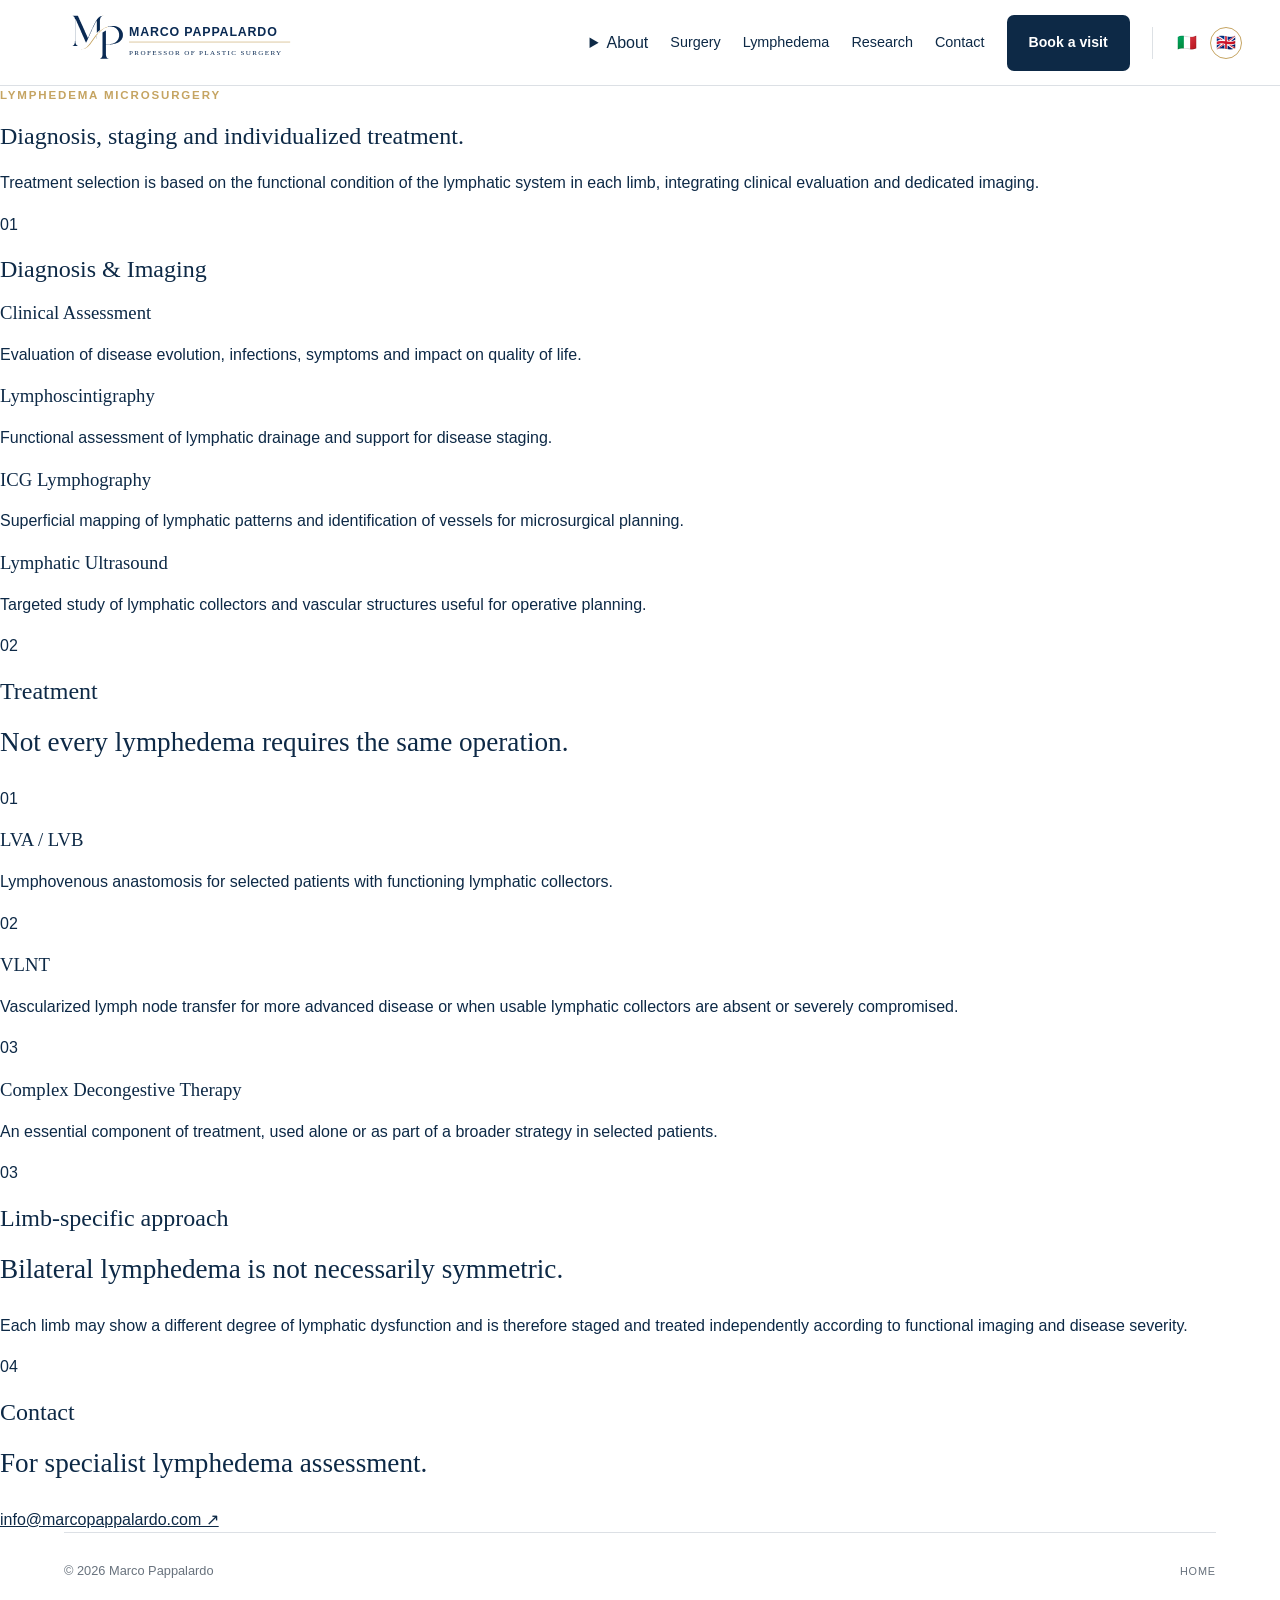
<file: en/lymphedema-microsurgery.html>
<!DOCTYPE html>
<html lang="en"><head><meta charset="UTF-8"><meta name="viewport" content="width=device-width,initial-scale=1">
<meta name="description" content="Lymphedema diagnosis, staging and microsurgery — Marco Pappalardo. Lymphoscintigraphy, ICG, lymphatic ultrasound, LVA and VLNT.">
<link rel="canonical" href="https://marcopappalardo.com/en/lymphedema-microsurgery.html"><link rel="alternate" hreflang="it" href="https://marcopappalardo.com/it/linfedema-microchirurgia.html">
<title>Lymphedema Microsurgery | Marco Pappalardo</title><link rel="stylesheet" href="../style.css?v=20261101-contact-v1"><script src="../script.js" defer></script></head>
<body><header class="site-header"><a class="brand" href="/en/"><img src="../assets/logo-approved-horizontal.svg?v=20261101-logo-two-level-v1" alt="Marco Pappalardo" class="brand-logo"></a>
<button class="menu-toggle" type="button" aria-expanded="false" aria-controls="site-nav"><span class="sr-only">Toggle navigation</span><span></span><span></span></button>
<nav id="site-nav" class="site-nav"><details class="nav-dropdown"><summary>About</summary><div class="nav-submenu"><a href="/en/about.html">Prof. Marco Pappalardo</a><a href="/en/about.html#publications">Publications</a><a href="/en/about.html#conferences">Conferences</a></div></details><a href="/en/plastic-aesthetic-surgery.html">Surgery</a><a href="/en/lymphedema-microsurgery.html">Lymphedema</a><a href="/en/academic-activity.html">Research</a><a href="/en/contact.html">Contact</a><a class="nav-book" href="https://prenotalp.policlinico.mo.it/RicercaPosto.aspx?CodMedico=101251">Book a visit</a><div class="language-flags"><a class="flag-link" href="/it/">🇮🇹</a><a class="flag-link is-active" href="/en/">🇬🇧</a></div></nav></header>
<main><section class="page-hero"><p class="eyebrow">Lymphedema Microsurgery</p><h1>Diagnosis, staging and individualized treatment.</h1><p class="hero-copy">Treatment selection is based on the functional condition of the lymphatic system in each limb, integrating clinical evaluation and dedicated imaging.</p></section>
<section id="diagnosis" class="section"><div class="section-heading"><p class="section-number">01</p><h2>Diagnosis & Imaging</h2></div><div class="section-content service-grid">
<article class="service-card"><h3>Clinical Assessment</h3><p>Evaluation of disease evolution, infections, symptoms and impact on quality of life.</p></article>
<article class="service-card"><h3>Lymphoscintigraphy</h3><p>Functional assessment of lymphatic drainage and support for disease staging.</p></article>
<article class="service-card"><h3>ICG Lymphography</h3><p>Superficial mapping of lymphatic patterns and identification of vessels for microsurgical planning.</p></article>
<article class="service-card"><h3>Lymphatic Ultrasound</h3><p>Targeted study of lymphatic collectors and vascular structures useful for operative planning.</p></article>
</div></section>
<section id="treatment" class="section section-highlight"><div class="section-heading"><p class="section-number">02</p><h2>Treatment</h2></div><div class="section-content"><p class="lead">Not every lymphedema requires the same operation.</p><div class="treatment-path">
<article><span>01</span><div><h3>LVA / LVB</h3><p>Lymphovenous anastomosis for selected patients with functioning lymphatic collectors.</p></div></article>
<article><span>02</span><div><h3>VLNT</h3><p>Vascularized lymph node transfer for more advanced disease or when usable lymphatic collectors are absent or severely compromised.</p></div></article>
<article><span>03</span><div><h3>Complex Decongestive Therapy</h3><p>An essential component of treatment, used alone or as part of a broader strategy in selected patients.</p></div></article>
</div></div></section>
<section class="section"><div class="section-heading"><p class="section-number">03</p><h2>Limb-specific approach</h2></div><div class="section-content"><p class="lead">Bilateral lymphedema is not necessarily symmetric.</p><p>Each limb may show a different degree of lymphatic dysfunction and is therefore staged and treated independently according to functional imaging and disease severity.</p></div></section>
<section class="section section-contact"><div class="section-heading"><p class="section-number">04</p><h2>Contact</h2></div><div class="section-content"><p class="lead">For specialist lymphedema assessment.</p><a class="contact-link" href="mailto:info@marcopappalardo.com">info@marcopappalardo.com ↗</a></div></section>
</main><footer class="site-footer"><p>© <span id="year"></span> Marco Pappalardo</p><div><a href="/en/">Home</a></div></footer></body></html>
</file>
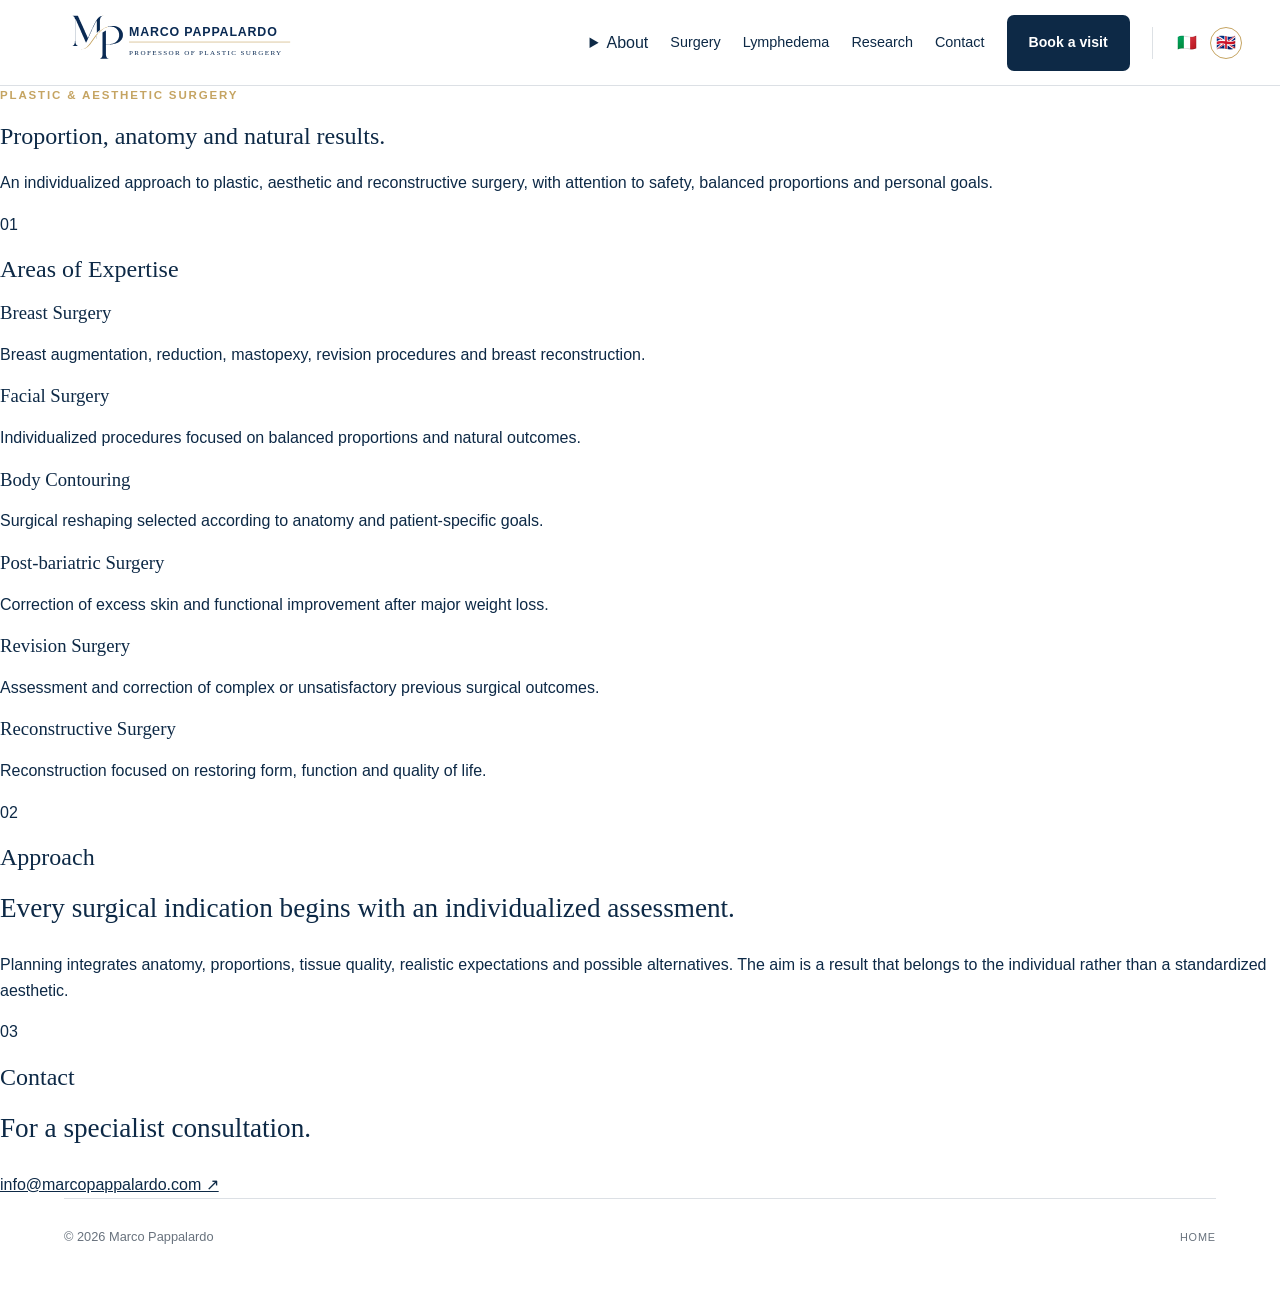
<file: en/plastic-aesthetic-surgery.html>
<!DOCTYPE html>
<html lang="en"><head><meta charset="UTF-8"><meta name="viewport" content="width=device-width,initial-scale=1">
<meta name="description" content="Plastic and aesthetic surgery — Marco Pappalardo. Breast, facial, body contouring, post-bariatric, revision and reconstructive surgery.">
<link rel="canonical" href="https://marcopappalardo.com/en/plastic-aesthetic-surgery.html"><link rel="alternate" hreflang="it" href="https://marcopappalardo.com/it/chirurgia-plastica-estetica.html">
<title>Plastic & Aesthetic Surgery | Marco Pappalardo</title><link rel="stylesheet" href="../style.css?v=20261101-contact-v1"><script src="../script.js" defer></script></head>
<body><header class="site-header"><a class="brand" href="/en/"><img src="../assets/logo-approved-horizontal.svg?v=20261101-logo-two-level-v1" alt="Marco Pappalardo" class="brand-logo"></a>
<button class="menu-toggle" type="button" aria-expanded="false" aria-controls="site-nav"><span class="sr-only">Toggle navigation</span><span></span><span></span></button>
<nav id="site-nav" class="site-nav"><details class="nav-dropdown"><summary>About</summary><div class="nav-submenu"><a href="/en/about.html">Prof. Marco Pappalardo</a><a href="/en/about.html#publications">Publications</a><a href="/en/about.html#conferences">Conferences</a></div></details><a href="/en/plastic-aesthetic-surgery.html">Surgery</a><a href="/en/lymphedema-microsurgery.html">Lymphedema</a><a href="/en/academic-activity.html">Research</a><a href="/en/contact.html">Contact</a><a class="nav-book" href="https://prenotalp.policlinico.mo.it/RicercaPosto.aspx?CodMedico=101251">Book a visit</a><div class="language-flags"><a class="flag-link" href="/it/">🇮🇹</a><a class="flag-link is-active" href="/en/">🇬🇧</a></div></nav></header>
<main><section class="page-hero"><p class="eyebrow">Plastic & Aesthetic Surgery</p><h1>Proportion, anatomy and natural results.</h1><p class="hero-copy">An individualized approach to plastic, aesthetic and reconstructive surgery, with attention to safety, balanced proportions and personal goals.</p></section>
<section class="section"><div class="section-heading"><p class="section-number">01</p><h2>Areas of Expertise</h2></div><div class="section-content service-grid">
<article class="service-card"><h3>Breast Surgery</h3><p>Breast augmentation, reduction, mastopexy, revision procedures and breast reconstruction.</p></article>
<article class="service-card"><h3>Facial Surgery</h3><p>Individualized procedures focused on balanced proportions and natural outcomes.</p></article>
<article class="service-card"><h3>Body Contouring</h3><p>Surgical reshaping selected according to anatomy and patient-specific goals.</p></article>
<article class="service-card"><h3>Post-bariatric Surgery</h3><p>Correction of excess skin and functional improvement after major weight loss.</p></article>
<article class="service-card"><h3>Revision Surgery</h3><p>Assessment and correction of complex or unsatisfactory previous surgical outcomes.</p></article>
<article class="service-card"><h3>Reconstructive Surgery</h3><p>Reconstruction focused on restoring form, function and quality of life.</p></article>
</div></section>
<section class="section section-highlight"><div class="section-heading"><p class="section-number">02</p><h2>Approach</h2></div><div class="section-content"><p class="lead">Every surgical indication begins with an individualized assessment.</p><p>Planning integrates anatomy, proportions, tissue quality, realistic expectations and possible alternatives. The aim is a result that belongs to the individual rather than a standardized aesthetic.</p></div></section>
<section class="section section-contact"><div class="section-heading"><p class="section-number">03</p><h2>Contact</h2></div><div class="section-content"><p class="lead">For a specialist consultation.</p><a class="contact-link" href="mailto:info@marcopappalardo.com">info@marcopappalardo.com ↗</a></div></section>
</main><footer class="site-footer"><p>© <span id="year"></span> Marco Pappalardo</p><div><a href="/en/">Home</a></div></footer></body></html>
</file>
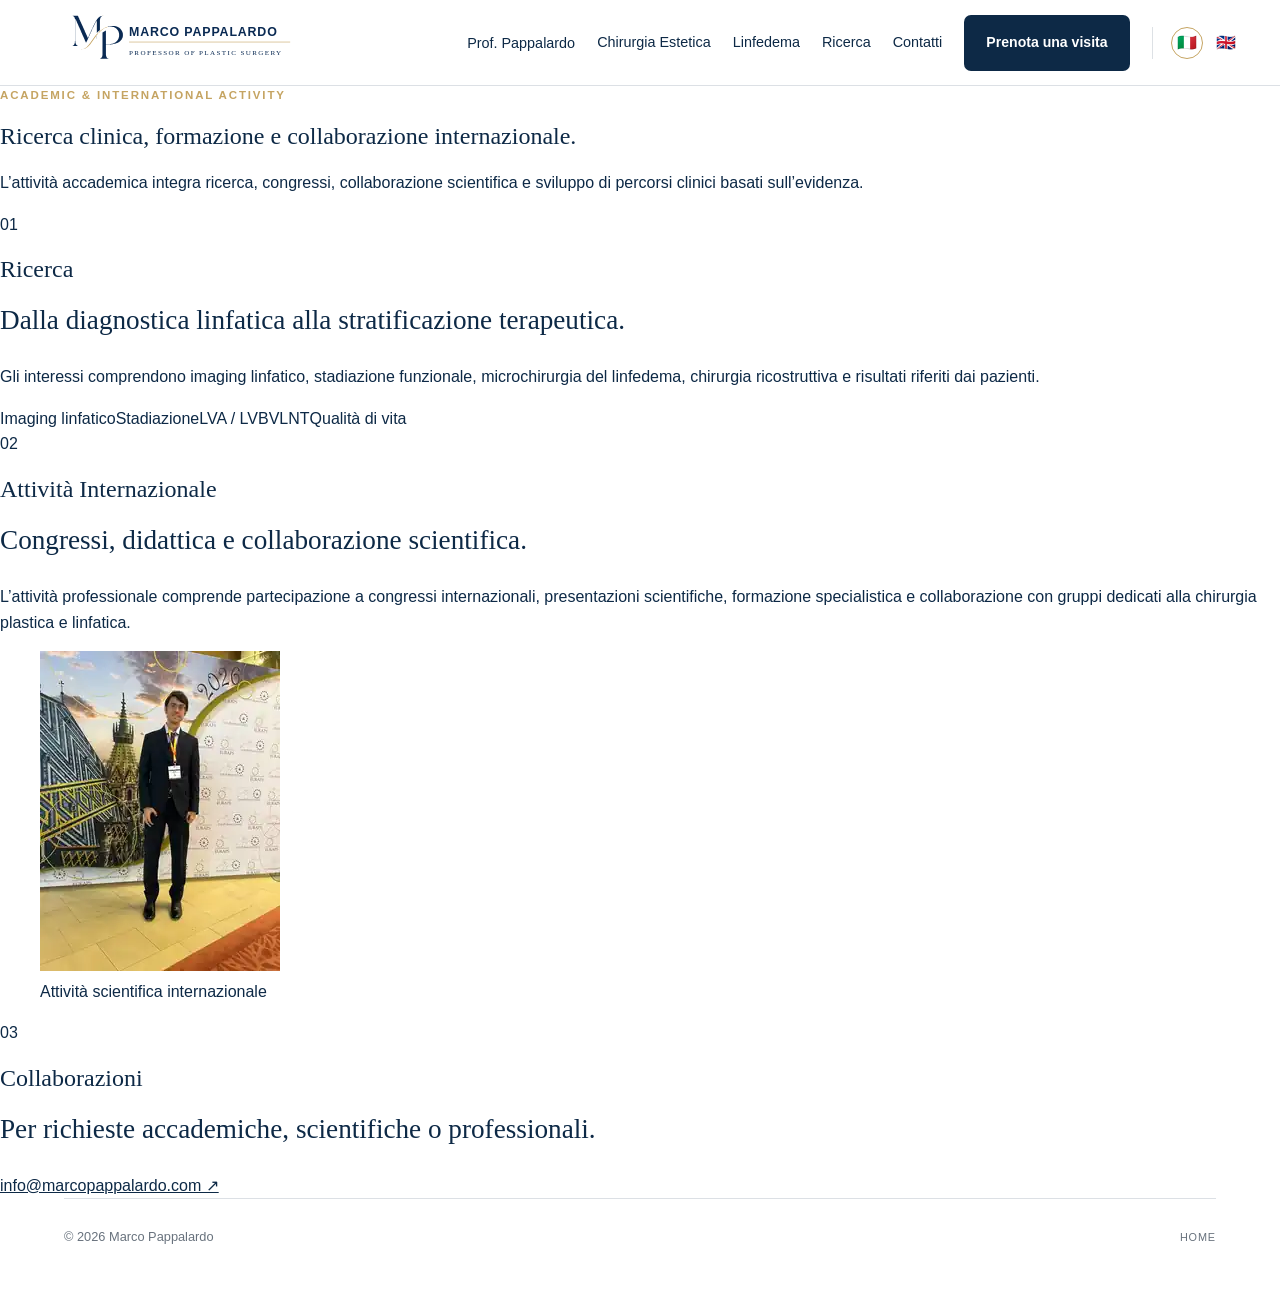
<file: it/attivita-accademica.html>
<!DOCTYPE html>
<html lang="it"><head><meta charset="UTF-8"><meta name="viewport" content="width=device-width,initial-scale=1">
<meta name="description" content="Ricerca, pubblicazioni e attività accademica internazionale di Marco Pappalardo.">
<link rel="canonical" href="https://marcopappalardo.com/it/attivita-accademica.html"><link rel="alternate" hreflang="en" href="https://marcopappalardo.com/en/academic-activity.html">
<title>Ricerca & Attività Accademica | Marco Pappalardo</title><link rel="stylesheet" href="../style.css?v=20261101-contact-v1"><script src="../script.js" defer></script></head>
<body><header class="site-header"><a class="brand" href="/it/"><img src="../assets/logo-approved-horizontal.svg?v=20261101-logo-two-level-v1" alt="Marco Pappalardo" class="brand-logo"></a>
<button class="menu-toggle" type="button" aria-expanded="false" aria-controls="site-nav"><span class="sr-only">Apri navigazione</span><span></span><span></span></button>
<nav id="site-nav" class="site-nav"><div class="nav-dropdown"><a class="nav-trigger" href="/it/profilo.html">Prof. Pappalardo</a><div class="nav-submenu"><a href="/it/profilo.html">Profilo</a><a href="/it/profilo.html#pubblicazioni">Pubblicazioni</a><a href="/it/profilo.html#congressi">Congressi</a></div></div><a href="/it/chirurgia-plastica-estetica.html">Chirurgia Estetica</a><a href="/it/linfedema-microchirurgia.html">Linfedema</a><a href="/it/attivita-accademica.html">Ricerca</a><a href="/it/contatti.html">Contatti</a><a class="nav-book" href="https://prenotalp.policlinico.mo.it/RicercaPosto.aspx?CodMedico=101251">Prenota una visita</a><div class="language-flags"><a class="flag-link is-active" href="/it/">🇮🇹</a><a class="flag-link" href="/en/">🇬🇧</a></div></nav></header>
<main><section class="page-hero"><p class="eyebrow">Academic & International Activity</p><h1>Ricerca clinica, formazione e collaborazione internazionale.</h1><p class="hero-copy">L’attività accademica integra ricerca, congressi, collaborazione scientifica e sviluppo di percorsi clinici basati sull’evidenza.</p></section>
<section id="research" class="section section-research"><div class="section-heading"><p class="section-number">01</p><h2>Ricerca</h2></div><div class="section-content"><p class="lead">Dalla diagnostica linfatica alla stratificazione terapeutica.</p><p>Gli interessi comprendono imaging linfatico, stadiazione funzionale, microchirurgia del linfedema, chirurgia ricostruttiva e risultati riferiti dai pazienti.</p><div class="research-topics"><span>Imaging linfatico</span><span>Stadiazione</span><span>LVA / LVB</span><span>VLNT</span><span>Qualità di vita</span></div></div></section>
<section id="international" class="section"><div class="section-heading"><p class="section-number">02</p><h2>Attività Internazionale</h2></div><div class="section-content academic-layout"><div><p class="lead">Congressi, didattica e collaborazione scientifica.</p><p>L’attività professionale comprende partecipazione a congressi internazionali, presentazioni scientifiche, formazione specialistica e collaborazione con gruppi dedicati alla chirurgia plastica e linfatica.</p></div><figure class="research-photo-wrap"><img src="../assets/marco-pappalardo-conference.webp" alt="Marco Pappalardo durante un congresso internazionale" class="research-photo"><figcaption>Attività scientifica internazionale</figcaption></figure></div></section>
<section class="section section-contact"><div class="section-heading"><p class="section-number">03</p><h2>Collaborazioni</h2></div><div class="section-content"><p class="lead">Per richieste accademiche, scientifiche o professionali.</p><a class="contact-link" href="mailto:info@marcopappalardo.com">info@marcopappalardo.com ↗</a></div></section></main>
<footer class="site-footer"><p>© <span id="year"></span> Marco Pappalardo</p><div><a href="/it/">Home</a></div></footer></body></html>
</file>
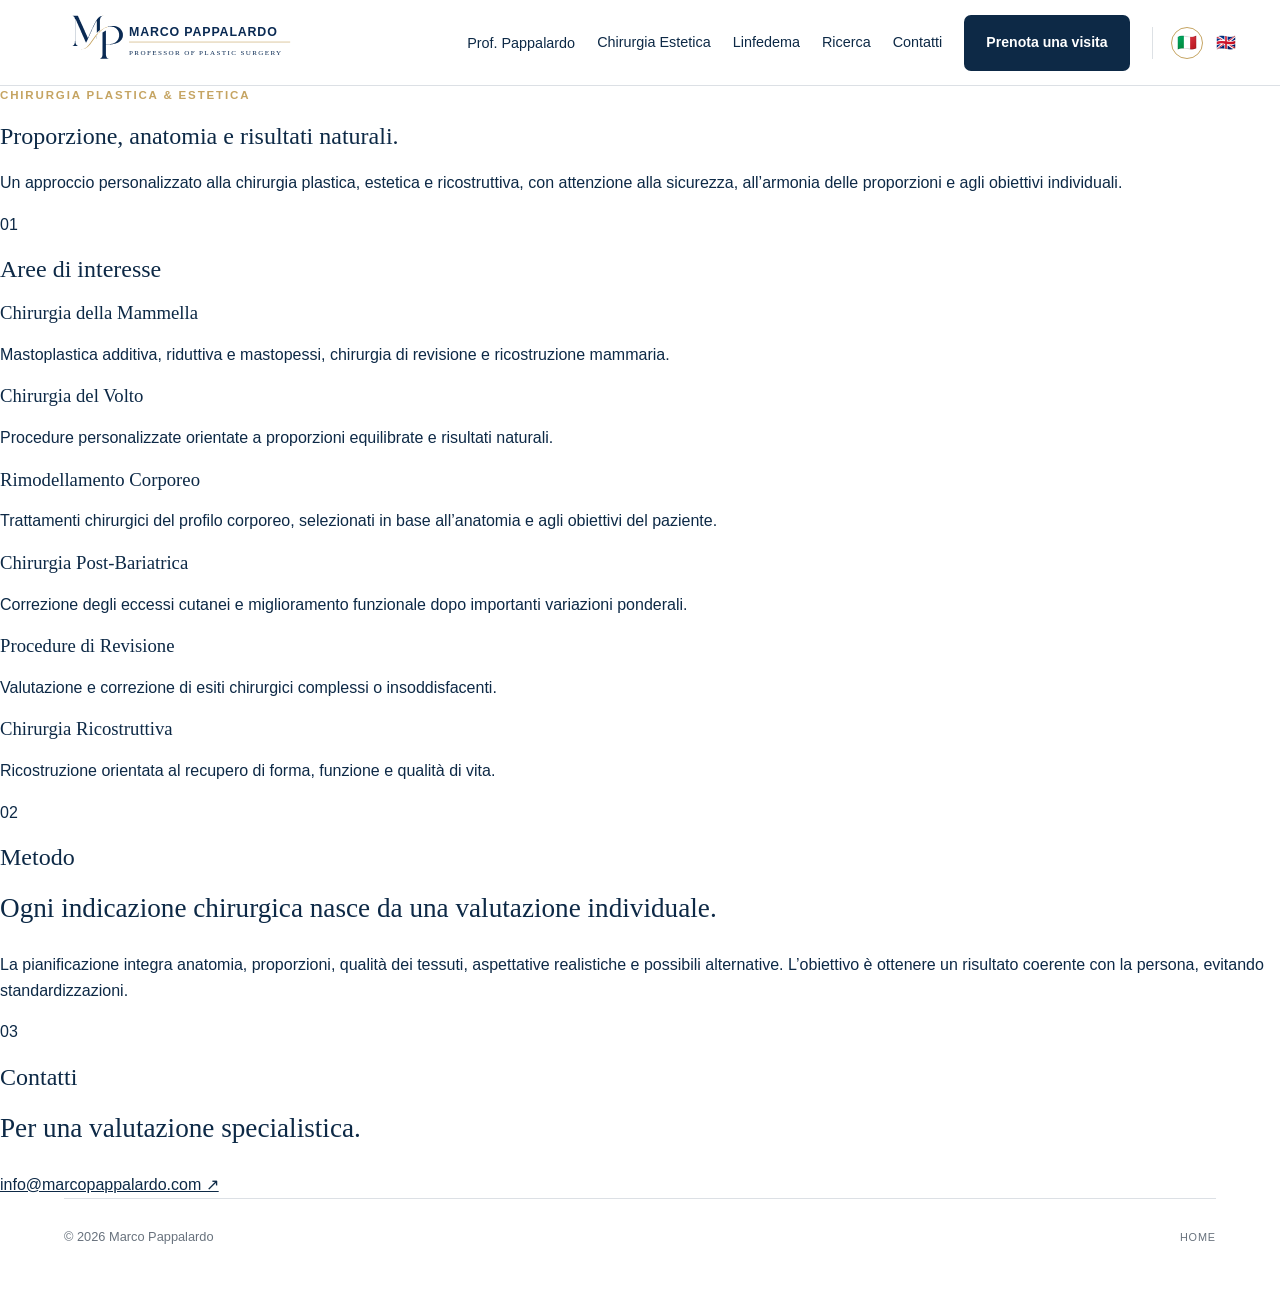
<file: it/chirurgia-plastica-estetica.html>
<!DOCTYPE html>
<html lang="it">
<head>
<meta charset="UTF-8"><meta name="viewport" content="width=device-width,initial-scale=1">
<meta name="description" content="Chirurgia plastica ed estetica — Marco Pappalardo. Chirurgia della mammella, volto, rimodellamento corporeo, post-bariatrica e revisioni.">
<link rel="canonical" href="https://marcopappalardo.com/it/chirurgia-plastica-estetica.html">
<link rel="alternate" hreflang="it" href="https://marcopappalardo.com/it/chirurgia-plastica-estetica.html">
<link rel="alternate" hreflang="en" href="https://marcopappalardo.com/en/plastic-aesthetic-surgery.html">
<title>Chirurgia Plastica & Estetica | Marco Pappalardo</title>
<link rel="stylesheet" href="../style.css?v=20261101-contact-v1"><script src="../script.js" defer></script>
</head><body>
<header class="site-header"><a class="brand" href="/it/"><img src="../assets/logo-approved-horizontal.svg?v=20261101-logo-two-level-v1" alt="Marco Pappalardo" class="brand-logo"></a>
<button class="menu-toggle" type="button" aria-expanded="false" aria-controls="site-nav"><span class="sr-only">Apri navigazione</span><span></span><span></span></button>
<nav id="site-nav" class="site-nav"><div class="nav-dropdown"><a class="nav-trigger" href="/it/profilo.html">Prof. Pappalardo</a><div class="nav-submenu"><a href="/it/profilo.html">Profilo</a><a href="/it/profilo.html#pubblicazioni">Pubblicazioni</a><a href="/it/profilo.html#congressi">Congressi</a></div></div><a href="/it/chirurgia-plastica-estetica.html">Chirurgia Estetica</a><a href="/it/linfedema-microchirurgia.html">Linfedema</a><a href="/it/attivita-accademica.html">Ricerca</a><a href="/it/contatti.html">Contatti</a><a class="nav-book" href="https://prenotalp.policlinico.mo.it/RicercaPosto.aspx?CodMedico=101251">Prenota una visita</a><div class="language-flags"><a class="flag-link is-active" href="/it/">🇮🇹</a><a class="flag-link" href="/en/">🇬🇧</a></div></nav></header>
<main>
<section class="page-hero"><p class="eyebrow">Chirurgia Plastica & Estetica</p><h1>Proporzione, anatomia e risultati naturali.</h1><p class="hero-copy">Un approccio personalizzato alla chirurgia plastica, estetica e ricostruttiva, con attenzione alla sicurezza, all’armonia delle proporzioni e agli obiettivi individuali.</p></section>
<section class="section"><div class="section-heading"><p class="section-number">01</p><h2>Aree di interesse</h2></div><div class="section-content service-grid">
<article class="service-card"><h3>Chirurgia della Mammella</h3><p>Mastoplastica additiva, riduttiva e mastopessi, chirurgia di revisione e ricostruzione mammaria.</p></article>
<article class="service-card"><h3>Chirurgia del Volto</h3><p>Procedure personalizzate orientate a proporzioni equilibrate e risultati naturali.</p></article>
<article class="service-card"><h3>Rimodellamento Corporeo</h3><p>Trattamenti chirurgici del profilo corporeo, selezionati in base all’anatomia e agli obiettivi del paziente.</p></article>
<article class="service-card"><h3>Chirurgia Post-Bariatrica</h3><p>Correzione degli eccessi cutanei e miglioramento funzionale dopo importanti variazioni ponderali.</p></article>
<article class="service-card"><h3>Procedure di Revisione</h3><p>Valutazione e correzione di esiti chirurgici complessi o insoddisfacenti.</p></article>
<article class="service-card"><h3>Chirurgia Ricostruttiva</h3><p>Ricostruzione orientata al recupero di forma, funzione e qualità di vita.</p></article>
</div></section>
<section class="section section-highlight"><div class="section-heading"><p class="section-number">02</p><h2>Metodo</h2></div><div class="section-content"><p class="lead">Ogni indicazione chirurgica nasce da una valutazione individuale.</p><p>La pianificazione integra anatomia, proporzioni, qualità dei tessuti, aspettative realistiche e possibili alternative. L’obiettivo è ottenere un risultato coerente con la persona, evitando standardizzazioni.</p></div></section>
<section class="section section-contact"><div class="section-heading"><p class="section-number">03</p><h2>Contatti</h2></div><div class="section-content"><p class="lead">Per una valutazione specialistica.</p><a class="contact-link" href="mailto:info@marcopappalardo.com">info@marcopappalardo.com ↗</a></div></section>
</main><footer class="site-footer"><p>© <span id="year"></span> Marco Pappalardo</p><div><a href="/it/">Home</a></div></footer></body></html>
</file>
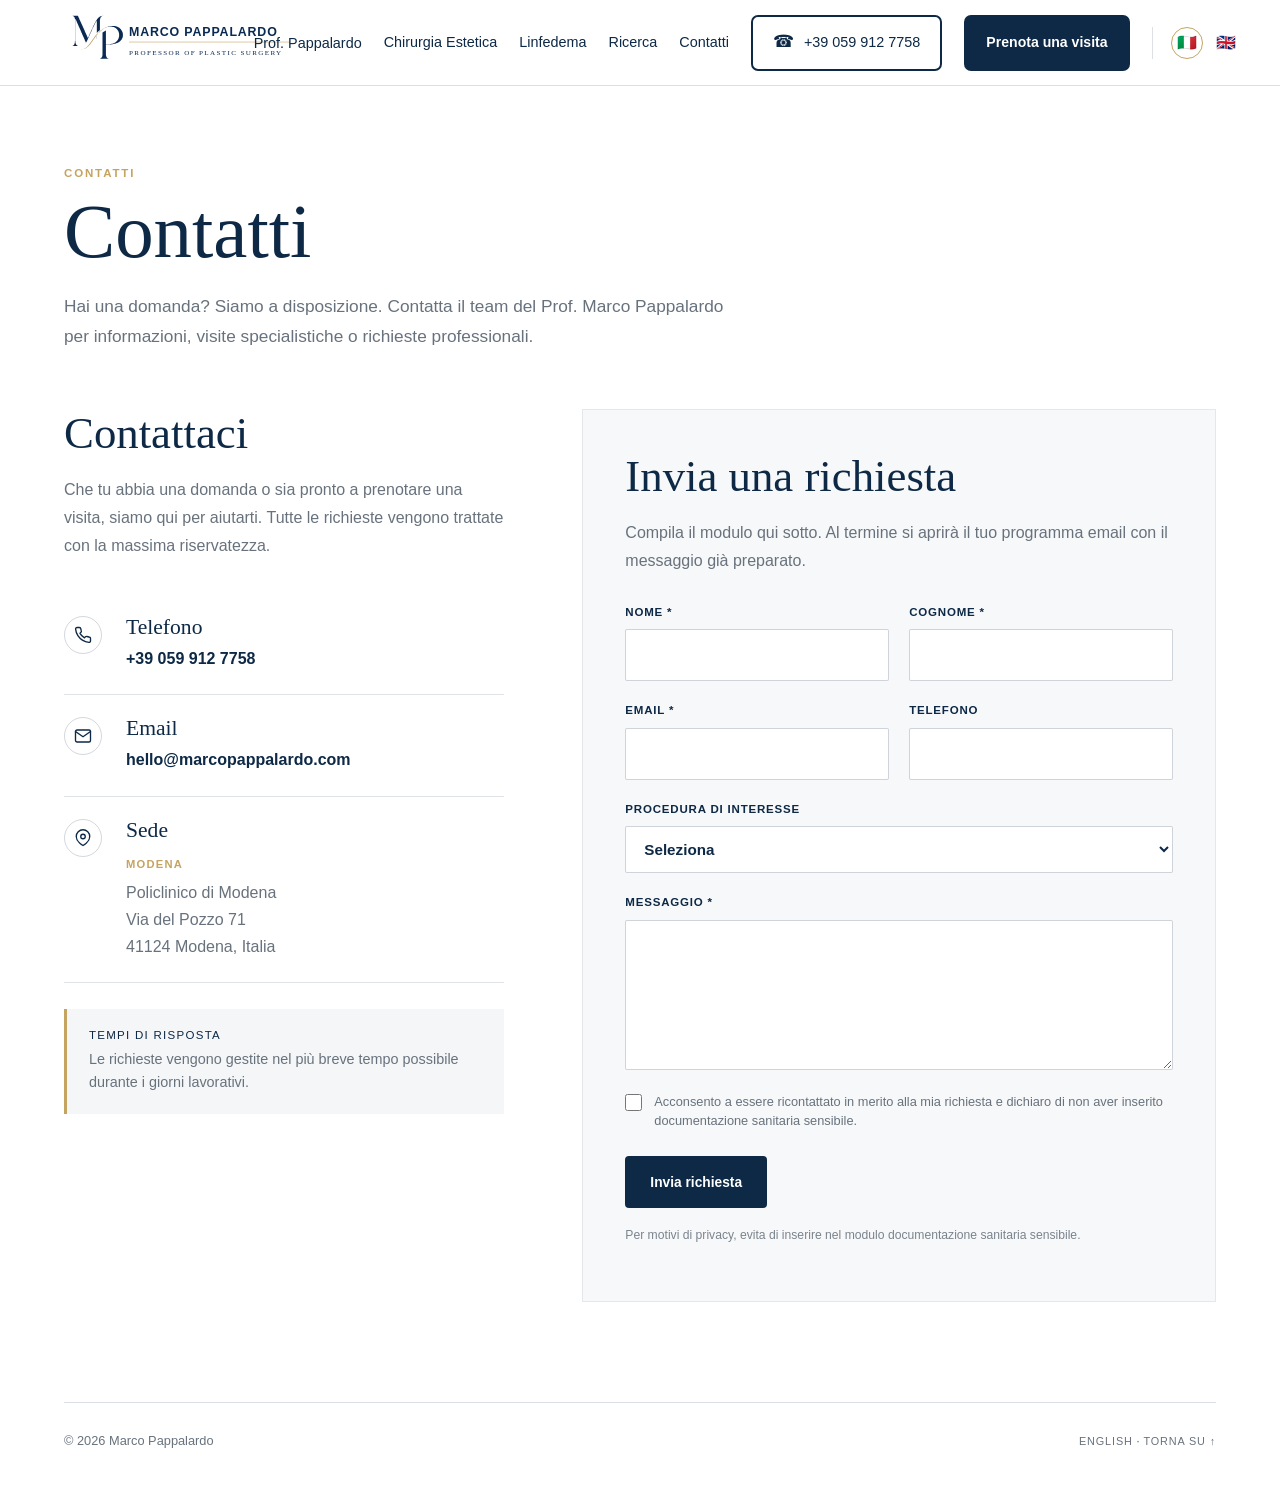
<file: it/contatti.html>
<!DOCTYPE html>
<html lang="it">
<head>
<meta charset="UTF-8"><meta name="viewport" content="width=device-width,initial-scale=1">
<meta name="description" content="Contatti del Prof. Marco Pappalardo per visite di Chirurgia Plastica, Chirurgia Estetica e Linfedema a Modena.">
<link rel="canonical" href="https://marcopappalardo.com/it/contatti.html">
<link rel="alternate" hreflang="it" href="https://marcopappalardo.com/it/contatti.html">
<link rel="alternate" hreflang="en" href="https://marcopappalardo.com/en/contact.html">
<title>Contatti | Prof. Marco Pappalardo</title>
<link rel="stylesheet" href="../style.css?v=20261101-header-phone-v2"><script src="../script.js" defer></script>
<style>
.contact-wrap{max-width:1180px;margin:0 auto;padding:78px 0 100px}
.contact-top{max-width:760px;margin-bottom:58px}
.contact-top h1{font-family:Georgia,"Times New Roman",serif;font-size:clamp(3.5rem,6vw,5.8rem);line-height:1;margin:0 0 20px;color:#0d2946;font-weight:400}
.contact-top>p:last-child{font-size:1.08rem;line-height:1.75;color:#68727d;max-width:680px}
.contact-columns{display:grid;grid-template-columns:minmax(0,.82fr) minmax(460px,1.18fr);gap:78px;align-items:start}
.contact-left h2,.contact-right h2{font-family:Georgia,"Times New Roman",serif;font-size:clamp(2.25rem,3.5vw,3.4rem);line-height:1.08;margin:0 0 18px;color:#0d2946;font-weight:400}
.contact-left>p,.contact-right>p{color:#68727d;line-height:1.75}
.contact-details{margin-top:34px}
.contact-block{display:grid;grid-template-columns:44px 1fr;gap:18px;padding:22px 0;border-bottom:1px solid rgba(13,41,70,.13)}
.contact-icon{width:38px;height:38px;border-radius:50%;border:1px solid rgba(13,41,70,.18);display:flex;align-items:center;justify-content:center;color:#0d2946}
.contact-icon svg{width:18px;height:18px;stroke:currentColor}
.contact-block h3{font-family:Georgia,"Times New Roman",serif;font-size:1.35rem;margin:0 0 6px;color:#0d2946;font-weight:400}
.contact-block h4{font-family:Arial,Helvetica,sans-serif;font-size:.7rem;letter-spacing:.11em;text-transform:uppercase;color:#c5a462;margin:14px 0 5px}
.contact-block p,.contact-block address{margin:0;color:#68727d;line-height:1.7;font-style:normal}
.contact-block a{color:#0d2946;font-weight:700;text-decoration:none}
.contact-block a:hover{color:#c5a462}
.contact-response{margin-top:26px;padding:20px 22px;background:#f4f6f7;border-left:3px solid #c5a462}
.contact-response h3{font-family:Arial,Helvetica,sans-serif;font-size:.72rem;letter-spacing:.11em;text-transform:uppercase;margin:0 0 6px;color:#0d2946}
.contact-response p{margin:0;color:#68727d;font-size:.9rem;line-height:1.6}
.contact-right{background:#f7f8f9;padding:42px 42px 44px;border:1px solid rgba(13,41,70,.08)}
.enquiry-form{margin-top:28px}
.form-grid{display:grid;grid-template-columns:repeat(2,minmax(0,1fr));gap:20px}
.enquiry-form label{display:flex;flex-direction:column;gap:8px;font-size:.72rem;letter-spacing:.07em;text-transform:uppercase;color:#0d2946;font-weight:700}
.enquiry-form input,.enquiry-form select,.enquiry-form textarea{width:100%;box-sizing:border-box;border:1px solid rgba(13,41,70,.2);background:#fff;color:#0d2946;border-radius:2px;padding:13px 14px;font:inherit;font-size:.95rem;letter-spacing:0;text-transform:none;outline:none}
.enquiry-form input:focus,.enquiry-form select:focus,.enquiry-form textarea:focus{border-color:#0d2946}
.enquiry-form textarea{resize:vertical;min-height:150px}
.form-span-2{grid-column:1/-1}
.consent-row{display:grid!important;grid-template-columns:18px 1fr!important;gap:11px!important;align-items:start;margin:22px 0 26px;font-size:.8rem!important;line-height:1.5!important;letter-spacing:0!important;text-transform:none!important;color:#68727d!important;font-weight:400!important}
.consent-row input{width:17px!important;height:17px;margin:2px 0 0;padding:0}
.enquiry-submit{display:inline-flex;align-items:center;justify-content:center;min-height:52px;padding:14px 25px;border:0;border-radius:4px;background:#0d2946;color:#fff;font-weight:700;font-size:.86rem;cursor:pointer}
.enquiry-submit:hover{background:#123b63}
.contact-privacy{margin-top:18px!important;font-size:.76rem!important;line-height:1.55!important;color:#7a838d!important}
@media(max-width:1280px){.contact-wrap{margin-left:5vw;margin-right:5vw}}
@media(max-width:900px){.contact-wrap{padding:58px 0 75px}.contact-columns{grid-template-columns:1fr;gap:42px}.contact-right{padding:32px}.contact-top{margin-bottom:42px}}
@media(max-width:620px){.form-grid{grid-template-columns:1fr}.form-span-2{grid-column:auto}.contact-right{padding:26px 22px}}
</style>
</head>
<body>
<header class="site-header">
<a class="brand" href="/it/"><img src="../assets/logo-approved-horizontal.svg?v=20261101-logo-two-level-v1" alt="Marco Pappalardo — Professor Plastic Surgery" class="brand-logo"></a>
<button class="menu-toggle" type="button" aria-expanded="false" aria-controls="site-nav"><span class="sr-only">Apri navigazione</span><span></span><span></span></button>
<nav id="site-nav" class="site-nav">
<div class="nav-dropdown"><a class="nav-trigger" href="/it/profilo.html">Prof. Pappalardo</a><div class="nav-submenu"><a href="/it/profilo.html">Profilo</a><a href="/it/profilo.html#pubblicazioni">Pubblicazioni</a><a href="/it/profilo.html#congressi">Congressi</a></div></div>
<a href="/it/chirurgia-plastica-estetica.html">Chirurgia Estetica</a><a href="/it/linfedema-microchirurgia.html">Linfedema</a><a href="/it/attivita-accademica.html">Ricerca</a><a href="/it/contatti.html">Contatti</a><a class="nav-phone" href="tel:+390599127758"><span class="nav-phone-icon" aria-hidden="true">☎</span><span>+39 059 912 7758</span></a><a class="nav-book" href="https://prenotalp.policlinico.mo.it/RicercaPosto.aspx?CodMedico=101251">Prenota una visita</a>
<div class="language-flags"><a class="flag-link is-active" href="/it/contatti.html">🇮🇹</a><a class="flag-link" href="/en/contact.html">🇬🇧</a></div>
</nav>
</header>

<main>
<section class="contact-wrap">
  <div class="contact-top">
    <p class="eyebrow">Contatti</p>
    <h1>Contatti</h1>
    <p>Hai una domanda? Siamo a disposizione. Contatta il team del Prof. Marco Pappalardo per informazioni, visite specialistiche o richieste professionali.</p>
  </div>

  <div class="contact-columns">
    <section class="contact-left">
      <h2>Contattaci</h2>
      <p>Che tu abbia una domanda o sia pronto a prenotare una visita, siamo qui per aiutarti. Tutte le richieste vengono trattate con la massima riservatezza.</p>

      <div class="contact-details">
        <div class="contact-block"><div class="contact-icon"><svg viewBox="0 0 24 24" fill="none" stroke-width="1.8" stroke-linecap="round" stroke-linejoin="round"><path d="M22 16.92v3a2 2 0 0 1-2.18 2 19.79 19.79 0 0 1-8.63-3.07 19.5 19.5 0 0 1-6-6A19.79 19.79 0 0 1 2.12 4.18 2 2 0 0 1 4.11 2h3a2 2 0 0 1 2 1.72c.12.9.33 1.78.62 2.63a2 2 0 0 1-.45 2.11L8 9.73a16 16 0 0 0 6 6l1.27-1.27a2 2 0 0 1 2.11-.45c.85.29 1.73.5 2.63.62A2 2 0 0 1 22 16.92z"/></svg></div><div><h3>Telefono</h3><p><a href="tel:+390599127758">+39 059 912 7758</a></p></div></div>
        <div class="contact-block"><div class="contact-icon"><svg viewBox="0 0 24 24" fill="none" stroke-width="1.8" stroke-linecap="round" stroke-linejoin="round"><path d="M4 4h16a2 2 0 0 1 2 2v12a2 2 0 0 1-2 2H4a2 2 0 0 1-2-2V6a2 2 0 0 1 2-2z"/><path d="m22 6-10 7L2 6"/></svg></div><div><h3>Email</h3><p><a href="mailto:hello@marcopappalardo.com">hello@marcopappalardo.com</a></p></div></div>
        <div class="contact-block"><div class="contact-icon"><svg viewBox="0 0 24 24" fill="none" stroke-width="1.8" stroke-linecap="round" stroke-linejoin="round"><path d="M21 10c0 7-9 12-9 12S3 17 3 10a9 9 0 1 1 18 0z"/><circle cx="12" cy="10" r="3"/></svg></div><div><h3>Sede</h3><h4>Modena</h4><address>Policlinico di Modena<br>Via del Pozzo 71<br>41124 Modena, Italia</address></div></div>
      </div>

      <div class="contact-response"><h3>Tempi di risposta</h3><p>Le richieste vengono gestite nel più breve tempo possibile durante i giorni lavorativi.</p></div>
    </section>

    <section class="contact-right">
      <h2>Invia una richiesta</h2>
      <p>Compila il modulo qui sotto. Al termine si aprirà il tuo programma email con il messaggio già preparato.</p>
      <form class="enquiry-form" id="enquiry-form-it">
        <div class="form-grid">
          <label>Nome *<input type="text" name="firstName" required autocomplete="given-name"></label>
          <label>Cognome *<input type="text" name="lastName" required autocomplete="family-name"></label>
          <label>Email *<input type="email" name="email" required autocomplete="email"></label>
          <label>Telefono<input type="tel" name="phone" autocomplete="tel"></label>
          <label class="form-span-2">Procedura di interesse<select name="procedure"><option value="">Seleziona</option><option>Chirurgia Estetica del Volto</option><option>Chirurgia della Mammella</option><option>Body Contouring / Liposuzione</option><option>Medicina Estetica</option><option>Linfedema / Microchirurgia Linfatica</option><option>Chirurgia Ricostruttiva</option><option>Altro</option></select></label>
          <label class="form-span-2">Messaggio *<textarea name="message" required></textarea></label>
        </div>
        <label class="consent-row"><input type="checkbox" name="consent" required><span>Acconsento a essere ricontattato in merito alla mia richiesta e dichiaro di non aver inserito documentazione sanitaria sensibile.</span></label>
        <button class="enquiry-submit" type="submit">Invia richiesta</button>
        <p class="contact-privacy">Per motivi di privacy, evita di inserire nel modulo documentazione sanitaria sensibile.</p>
      </form>
    </section>
  </div>
</section>
</main>
<footer class="site-footer"><p>© <span id="year"></span> Marco Pappalardo</p><div><a href="/en/contact.html">English</a> · <a href="#">Torna su ↑</a></div></footer>

<script>
document.getElementById('enquiry-form-it')?.addEventListener('submit',function(e){
  e.preventDefault();
  if(!this.reportValidity()) return;
  const d=new FormData(this);
  const subject='Richiesta dal sito - '+(d.get('procedure')||'Informazioni');
  const body=[
    'Nome: '+d.get('firstName')+' '+d.get('lastName'),
    'Email: '+d.get('email'),
    'Telefono: '+(d.get('phone')||'Non indicato'),
    'Procedura di interesse: '+(d.get('procedure')||'Non indicata'),
    '',
    'Messaggio:',
    d.get('message')
  ].join('\n');
  window.location.href='mailto:hello@marcopappalardo.com?subject='+encodeURIComponent(subject)+'&body='+encodeURIComponent(body);
});
</script>
</body></html>
</file>
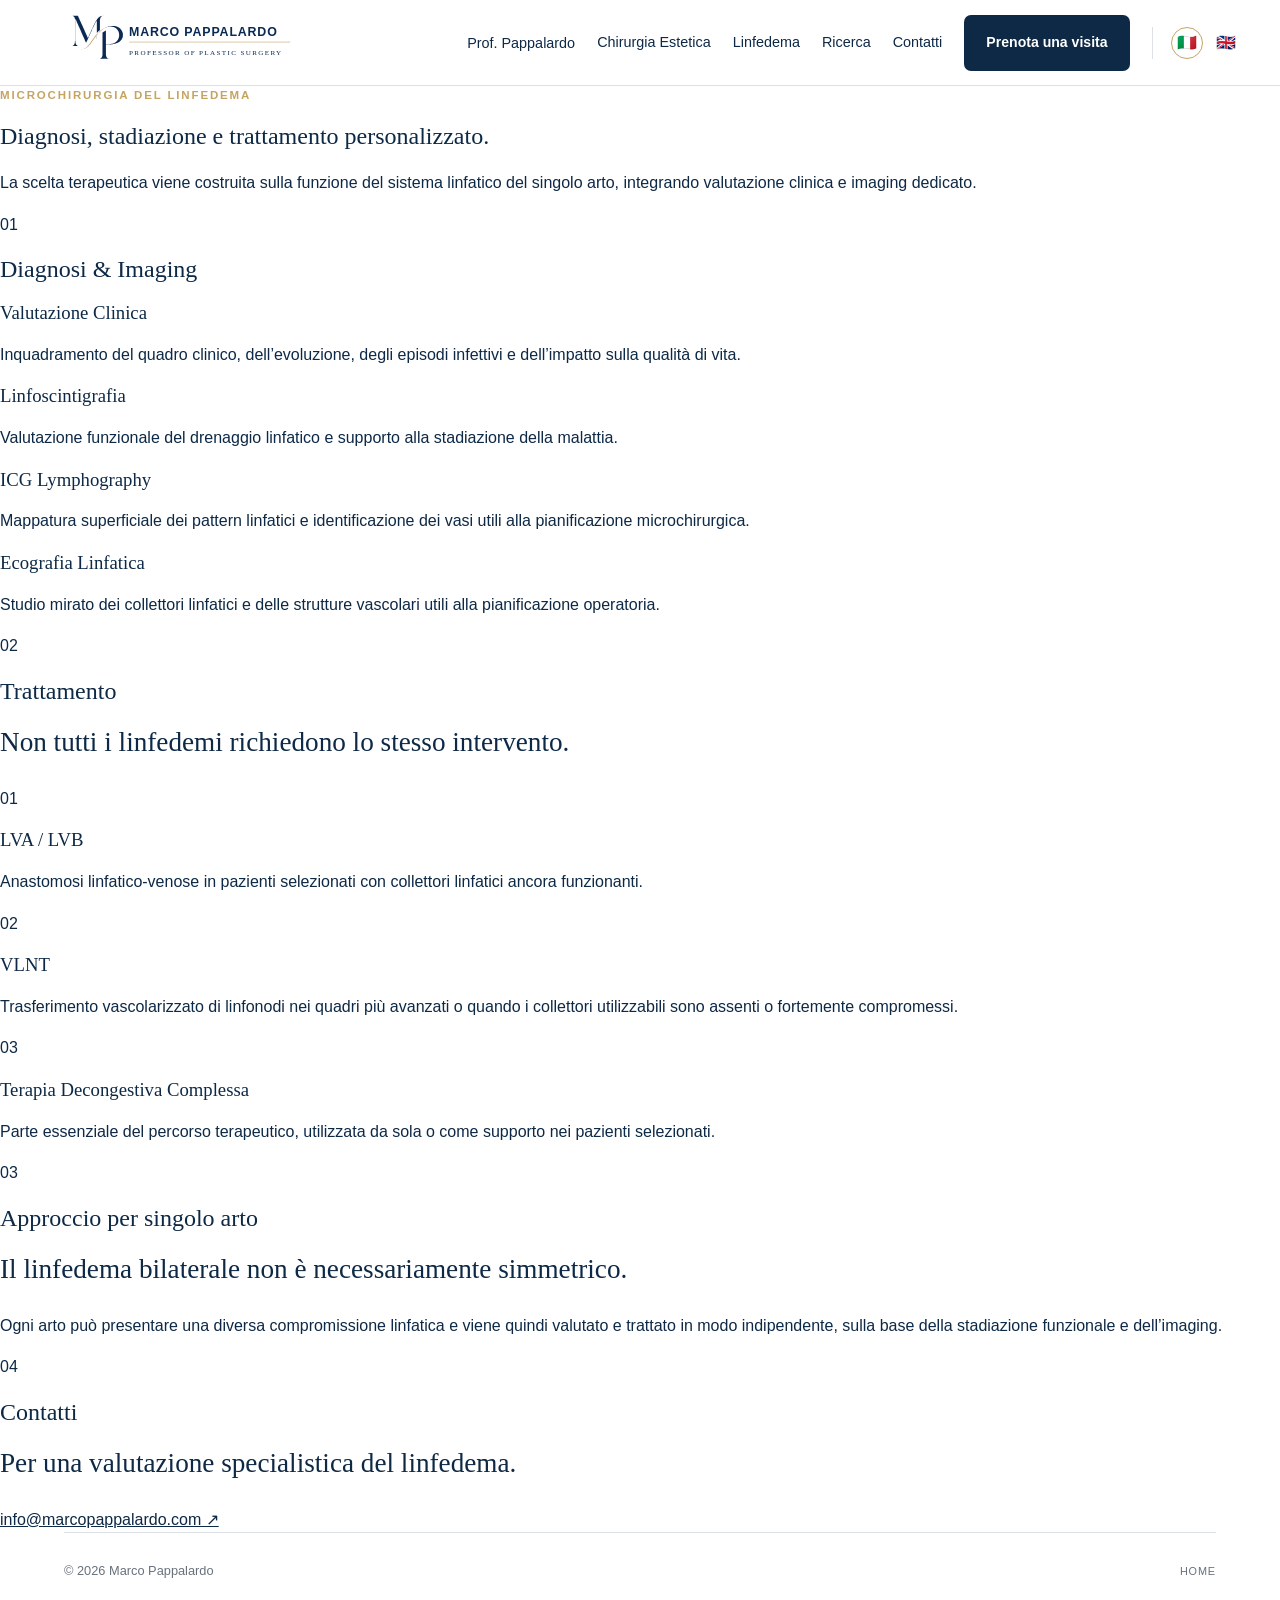
<file: it/linfedema-microchirurgia.html>
<!DOCTYPE html>
<html lang="it">
<head><meta charset="UTF-8"><meta name="viewport" content="width=device-width,initial-scale=1">
<meta name="description" content="Diagnosi, stadiazione e microchirurgia del linfedema — Marco Pappalardo. Linfoscintigrafia, ICG, ecografia linfatica, LVA e VLNT.">
<link rel="canonical" href="https://marcopappalardo.com/it/linfedema-microchirurgia.html">
<link rel="alternate" hreflang="it" href="https://marcopappalardo.com/it/linfedema-microchirurgia.html">
<link rel="alternate" hreflang="en" href="https://marcopappalardo.com/en/lymphedema-microsurgery.html">
<title>Microchirurgia del Linfedema | Marco Pappalardo</title><link rel="stylesheet" href="../style.css?v=20261101-contact-v1"><script src="../script.js" defer></script></head>
<body><header class="site-header"><a class="brand" href="/it/"><img src="../assets/logo-approved-horizontal.svg?v=20261101-logo-two-level-v1" alt="Marco Pappalardo" class="brand-logo"></a>
<button class="menu-toggle" type="button" aria-expanded="false" aria-controls="site-nav"><span class="sr-only">Apri navigazione</span><span></span><span></span></button>
<nav id="site-nav" class="site-nav"><div class="nav-dropdown"><a class="nav-trigger" href="/it/profilo.html">Prof. Pappalardo</a><div class="nav-submenu"><a href="/it/profilo.html">Profilo</a><a href="/it/profilo.html#pubblicazioni">Pubblicazioni</a><a href="/it/profilo.html#congressi">Congressi</a></div></div><a href="/it/chirurgia-plastica-estetica.html">Chirurgia Estetica</a><a href="/it/linfedema-microchirurgia.html">Linfedema</a><a href="/it/attivita-accademica.html">Ricerca</a><a href="/it/contatti.html">Contatti</a><a class="nav-book" href="https://prenotalp.policlinico.mo.it/RicercaPosto.aspx?CodMedico=101251">Prenota una visita</a><div class="language-flags"><a class="flag-link is-active" href="/it/">🇮🇹</a><a class="flag-link" href="/en/">🇬🇧</a></div></nav></header>
<main><section class="page-hero"><p class="eyebrow">Microchirurgia del Linfedema</p><h1>Diagnosi, stadiazione e trattamento personalizzato.</h1><p class="hero-copy">La scelta terapeutica viene costruita sulla funzione del sistema linfatico del singolo arto, integrando valutazione clinica e imaging dedicato.</p></section>
<section id="diagnosi" class="section"><div class="section-heading"><p class="section-number">01</p><h2>Diagnosi & Imaging</h2></div><div class="section-content service-grid">
<article class="service-card"><h3>Valutazione Clinica</h3><p>Inquadramento del quadro clinico, dell’evoluzione, degli episodi infettivi e dell’impatto sulla qualità di vita.</p></article>
<article class="service-card"><h3>Linfoscintigrafia</h3><p>Valutazione funzionale del drenaggio linfatico e supporto alla stadiazione della malattia.</p></article>
<article class="service-card"><h3>ICG Lymphography</h3><p>Mappatura superficiale dei pattern linfatici e identificazione dei vasi utili alla pianificazione microchirurgica.</p></article>
<article class="service-card"><h3>Ecografia Linfatica</h3><p>Studio mirato dei collettori linfatici e delle strutture vascolari utili alla pianificazione operatoria.</p></article>
</div></section>
<section id="trattamento" class="section section-highlight"><div class="section-heading"><p class="section-number">02</p><h2>Trattamento</h2></div><div class="section-content">
<p class="lead">Non tutti i linfedemi richiedono lo stesso intervento.</p>
<div class="treatment-path"><article><span>01</span><div><h3>LVA / LVB</h3><p>Anastomosi linfatico-venose in pazienti selezionati con collettori linfatici ancora funzionanti.</p></div></article>
<article><span>02</span><div><h3>VLNT</h3><p>Trasferimento vascolarizzato di linfonodi nei quadri più avanzati o quando i collettori utilizzabili sono assenti o fortemente compromessi.</p></div></article>
<article><span>03</span><div><h3>Terapia Decongestiva Complessa</h3><p>Parte essenziale del percorso terapeutico, utilizzata da sola o come supporto nei pazienti selezionati.</p></div></article></div>
</div></section>
<section class="section"><div class="section-heading"><p class="section-number">03</p><h2>Approccio per singolo arto</h2></div><div class="section-content"><p class="lead">Il linfedema bilaterale non è necessariamente simmetrico.</p><p>Ogni arto può presentare una diversa compromissione linfatica e viene quindi valutato e trattato in modo indipendente, sulla base della stadiazione funzionale e dell’imaging.</p></div></section>
<section class="section section-contact"><div class="section-heading"><p class="section-number">04</p><h2>Contatti</h2></div><div class="section-content"><p class="lead">Per una valutazione specialistica del linfedema.</p><a class="contact-link" href="mailto:info@marcopappalardo.com">info@marcopappalardo.com ↗</a></div></section>
</main><footer class="site-footer"><p>© <span id="year"></span> Marco Pappalardo</p><div><a href="/it/">Home</a></div></footer></body></html>
</file>
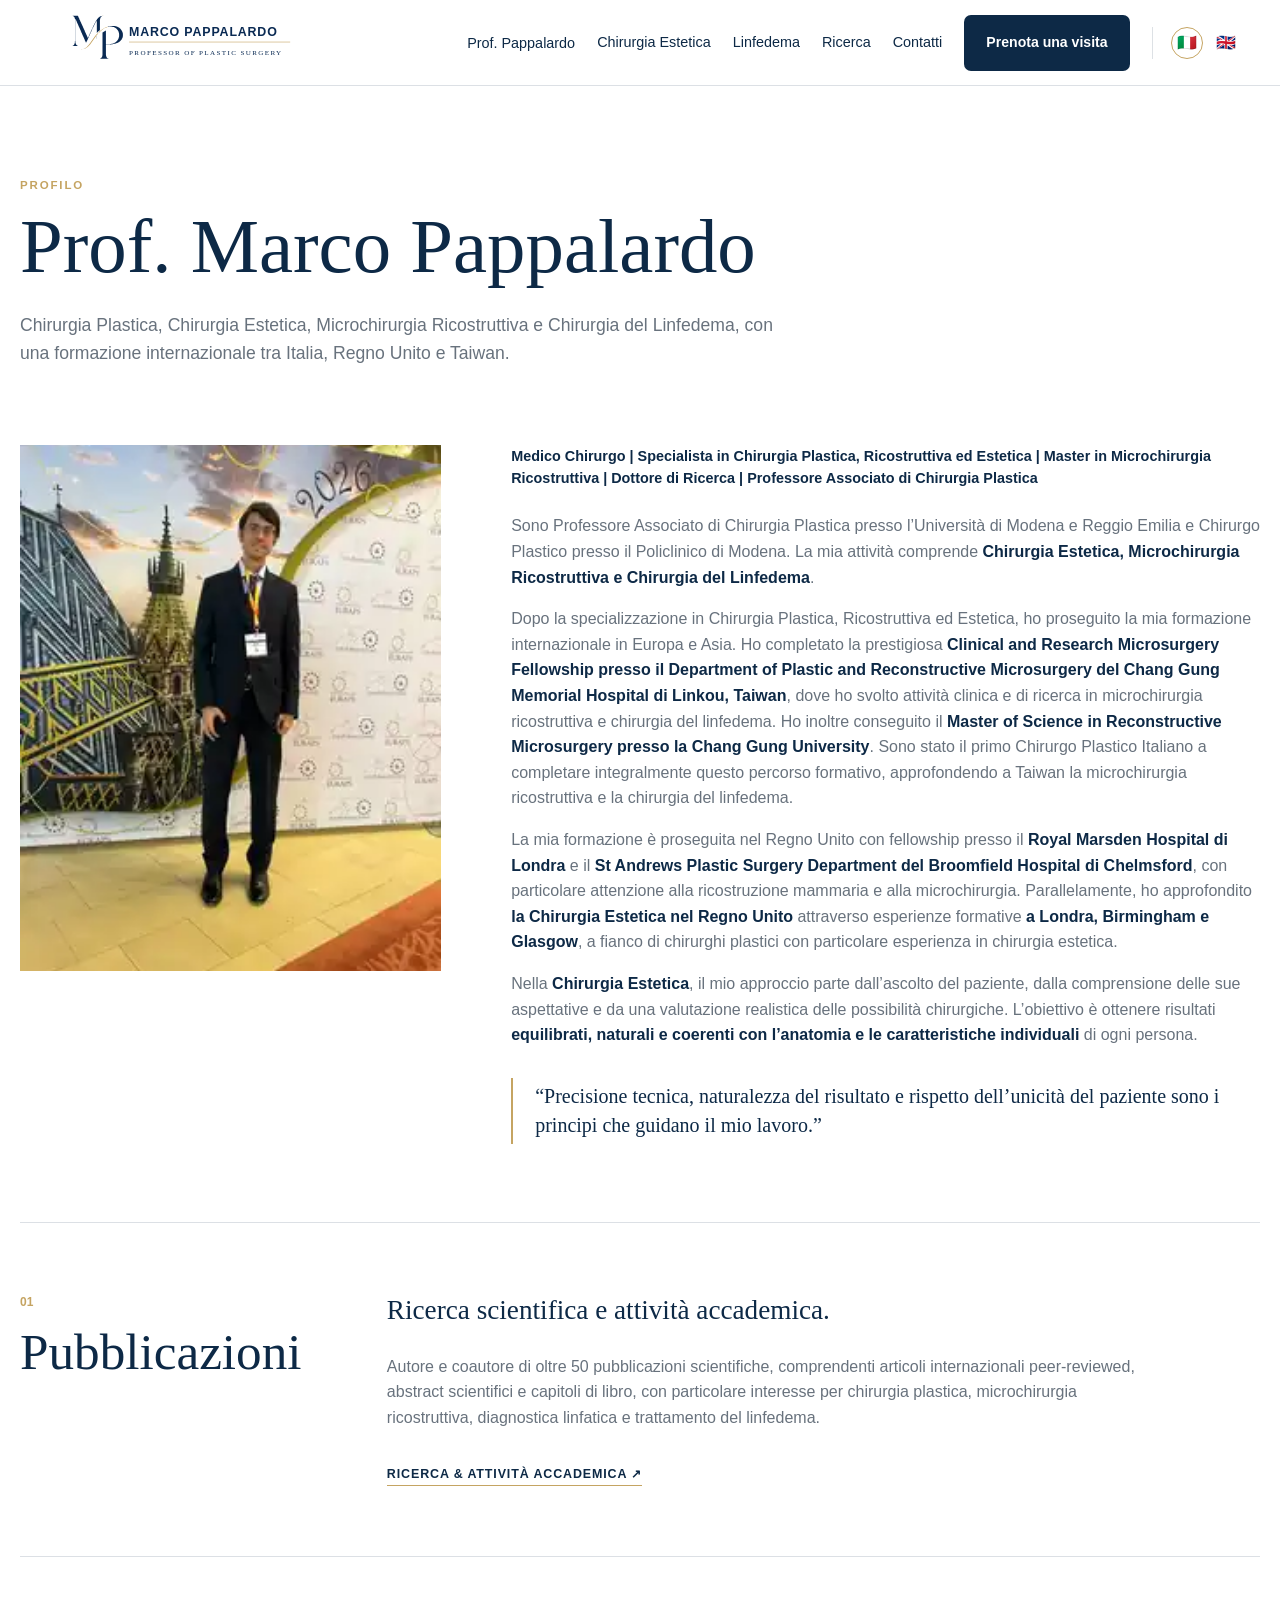
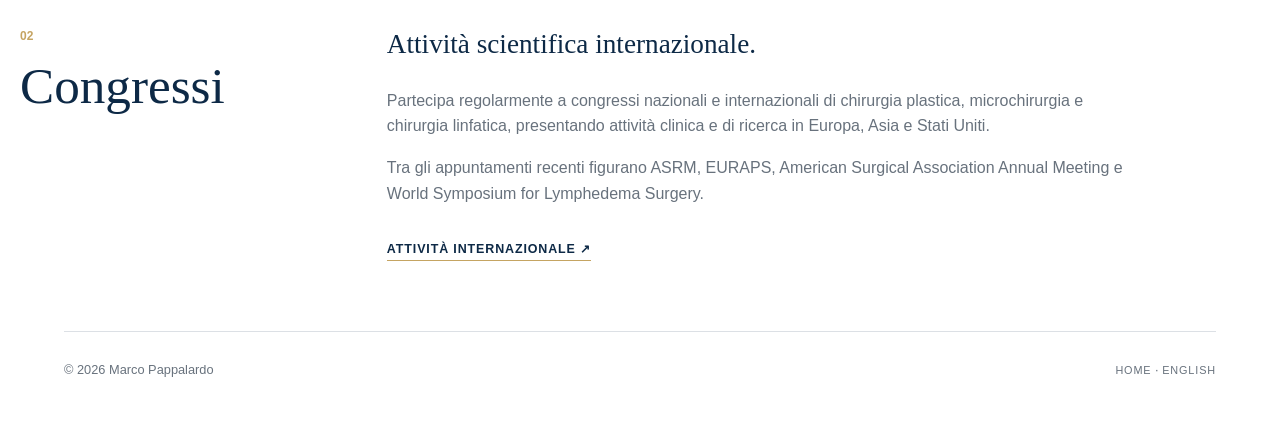
<file: it/profilo.html>
<!DOCTYPE html>
<html lang="it"><head><meta charset="UTF-8"><meta name="viewport" content="width=device-width,initial-scale=1">
<meta name="description" content="Profilo, formazione internazionale, pubblicazioni e congressi del Prof. Marco Pappalardo.">
<link rel="canonical" href="https://marcopappalardo.com/it/profilo.html"><link rel="alternate" hreflang="en" href="https://marcopappalardo.com/en/about.html">
<title>Profilo | Prof. Marco Pappalardo</title><link rel="stylesheet" href="../style.css?v=20261101-contact-v1"><script src="../script.js" defer></script></head>
<body><header class="site-header"><a class="brand" href="/it/"><img src="../assets/logo-approved-horizontal.svg?v=20261101-logo-two-level-v1" alt="Marco Pappalardo" class="brand-logo"></a>
<button class="menu-toggle" type="button" aria-expanded="false" aria-controls="site-nav"><span class="sr-only">Apri navigazione</span><span></span><span></span></button>
<nav id="site-nav" class="site-nav"><div class="nav-dropdown"><a class="nav-trigger" href="/it/profilo.html">Prof. Pappalardo</a><div class="nav-submenu"><a href="/it/profilo.html">Profilo</a><a href="#pubblicazioni">Pubblicazioni</a><a href="#congressi">Congressi</a></div></div><a href="/it/chirurgia-plastica-estetica.html">Chirurgia Estetica</a><a href="/it/linfedema-microchirurgia.html">Linfedema</a><a href="/it/attivita-accademica.html">Ricerca</a><a href="/it/contatti.html">Contatti</a><a class="nav-book" href="https://prenotalp.policlinico.mo.it/RicercaPosto.aspx?CodMedico=101251">Prenota una visita</a><div class="language-flags"><a class="flag-link is-active" href="/it/profilo.html">🇮🇹</a><a class="flag-link" href="/en/about.html">🇬🇧</a></div></nav>
</header>
<main class="profile-page">
<section class="page-hero"><p class="eyebrow">Profilo</p><h1>Prof. Marco Pappalardo</h1><p class="hero-copy">Chirurgia Plastica, Chirurgia Estetica, Microchirurgia Ricostruttiva e Chirurgia del Linfedema, con una formazione internazionale tra Italia, Regno Unito e Taiwan.</p></section>
<section class="profile-detail">
<div class="profile-visual"><img src="../assets/marco-pappalardo-conference.webp" alt="Prof. Marco Pappalardo durante attività scientifica internazionale"></div>
<div class="profile-copy">
<p class="about-credentials"><strong>Medico Chirurgo | Specialista in Chirurgia Plastica, Ricostruttiva ed Estetica | Master in Microchirurgia Ricostruttiva | Dottore di Ricerca | Professore Associato di Chirurgia Plastica</strong></p>
<p>Sono Professore Associato di Chirurgia Plastica presso l’Università di Modena e Reggio Emilia e Chirurgo Plastico presso il Policlinico di Modena. La mia attività comprende <strong>Chirurgia Estetica, Microchirurgia Ricostruttiva e Chirurgia del Linfedema</strong>.</p>
<p>Dopo la specializzazione in Chirurgia Plastica, Ricostruttiva ed Estetica, ho proseguito la mia formazione internazionale in Europa e Asia. Ho completato la prestigiosa <strong>Clinical and Research Microsurgery Fellowship presso il Department of Plastic and Reconstructive Microsurgery del Chang Gung Memorial Hospital di Linkou, Taiwan</strong>, dove ho svolto attività clinica e di ricerca in microchirurgia ricostruttiva e chirurgia del linfedema. Ho inoltre conseguito il <strong>Master of Science in Reconstructive Microsurgery presso la Chang Gung University</strong>. Sono stato il primo Chirurgo Plastico Italiano a completare integralmente questo percorso formativo, approfondendo a Taiwan la microchirurgia ricostruttiva e la chirurgia del linfedema.</p>
<p>La mia formazione è proseguita nel Regno Unito con fellowship presso il <strong>Royal Marsden Hospital di Londra</strong> e il <strong>St Andrews Plastic Surgery Department del Broomfield Hospital di Chelmsford</strong>, con particolare attenzione alla ricostruzione mammaria e alla microchirurgia. Parallelamente, ho approfondito <strong>la Chirurgia Estetica nel Regno Unito</strong> attraverso esperienze formative <strong>a Londra, Birmingham e Glasgow</strong>, a fianco di chirurghi plastici con particolare esperienza in chirurgia estetica.</p>
<p>Nella <strong>Chirurgia Estetica</strong>, il mio approccio parte dall’ascolto del paziente, dalla comprensione delle sue aspettative e da una valutazione realistica delle possibilità chirurgiche. L’obiettivo è ottenere risultati <strong>equilibrati, naturali e coerenti con l’anatomia e le caratteristiche individuali</strong> di ogni persona.</p>
<blockquote class="about-quote">“Precisione tecnica, naturalezza del risultato e rispetto dell’unicità del paziente sono i principi che guidano il mio lavoro.”</blockquote>
</div></section>
<section id="pubblicazioni" class="profile-subsection"><div class="section-heading"><p class="section-number">01</p><h2>Pubblicazioni</h2></div><div class="section-content"><p class="lead">Ricerca scientifica e attività accademica.</p><p>Autore e coautore di oltre 50 pubblicazioni scientifiche, comprendenti articoli internazionali peer-reviewed, abstract scientifici e capitoli di libro, con particolare interesse per chirurgia plastica, microchirurgia ricostruttiva, diagnostica linfatica e trattamento del linfedema.</p><a class="section-link" href="/it/attivita-accademica.html">Ricerca & attività accademica ↗</a></div></section>
<section id="congressi" class="profile-subsection"><div class="section-heading"><p class="section-number">02</p><h2>Congressi</h2></div><div class="section-content"><p class="lead">Attività scientifica internazionale.</p><p>Partecipa regolarmente a congressi nazionali e internazionali di chirurgia plastica, microchirurgia e chirurgia linfatica, presentando attività clinica e di ricerca in Europa, Asia e Stati Uniti.</p><p>Tra gli appuntamenti recenti figurano ASRM, EURAPS, American Surgical Association Annual Meeting e World Symposium for Lymphedema Surgery.</p><a class="section-link" href="/it/attivita-accademica.html#international">Attività internazionale ↗</a></div></section>
</main>
<footer class="site-footer"><p>© <span id="year"></span> Marco Pappalardo</p><div><a href="/it/">Home</a> · <a href="/en/about.html">English</a></div></footer></body></html>
</file>
<file: style.css>
/* build: 2026-09-22-shoaib-v2 */
:root{--navy:#0d2946;--navy2:#123b63;--gold:#c5a462;--muted:#68727d;--paper:#fff;--soft:#f4f6f7;--line:rgba(13,41,70,.14);--max:1240px}
*{box-sizing:border-box}html{scroll-behavior:smooth}body{margin:0;background:#fff;color:var(--navy);font-family:Arial,Helvetica,sans-serif;line-height:1.6;-webkit-font-smoothing:antialiased}a{color:inherit}h1,h2,h3{font-family:Georgia,"Times New Roman",serif;font-weight:400;line-height:1.08}p{margin-top:0}.eyebrow{color:var(--gold);font-size:.72rem;font-weight:700;letter-spacing:.16em;text-transform:uppercase}
.site-header{position:sticky;top:0;z-index:30;display:flex;align-items:center;justify-content:space-between;gap:28px;min-height:92px;padding:10px clamp(22px,2.5vw,48px);background:rgba(255,255,255,.97);border-bottom:1px solid var(--line);backdrop-filter:blur(14px)}.brand-logo{display:block;width:clamp(250px,20vw,335px);height:auto}.site-nav{display:flex;align-items:center;justify-content:flex-end;gap:14px;flex:1 1 auto;min-width:0;flex-wrap:nowrap}.nav-dropdown{position:relative}.nav-trigger{font-size:.68rem;letter-spacing:.08em;text-transform:uppercase;text-decoration:none;white-space:nowrap}.nav-trigger:hover{color:var(--gold)}.nav-submenu{position:absolute;top:calc(100% + 18px);left:-18px;min-width:220px;padding:10px;background:#fff;border:1px solid var(--line);box-shadow:0 16px 38px rgba(13,41,70,.12);display:none}.nav-dropdown:hover .nav-submenu,.nav-dropdown:focus-within .nav-submenu{display:grid}.nav-submenu a{padding:10px 12px;text-decoration:none;font-size:.74rem;letter-spacing:.02em;text-transform:none;white-space:nowrap}.nav-submenu a:hover{background:var(--soft);color:var(--gold)}.site-nav>a,.site-nav .nav-trigger,.site-footer a{font-size:.68rem;letter-spacing:.08em;text-transform:uppercase;text-decoration:none;white-space:nowrap}.site-nav>a:hover,.site-nav .nav-trigger:hover,.site-footer a:hover{color:var(--gold)}.nav-phone{display:inline-flex!important;align-items:center;justify-content:center;gap:9px;flex:0 0 auto;min-height:48px;padding:0 16px;background:#fff!important;color:var(--navy)!important;border:2px solid var(--navy)!important;border-radius:6px;font-size:.70rem;letter-spacing:.015em;text-decoration:none;font-weight:700;white-space:nowrap!important;line-height:1;box-sizing:border-box}.nav-phone:hover{background:var(--soft)!important;color:var(--navy)!important;border-color:var(--navy2)!important}.nav-phone-icon{font-size:1rem;line-height:1;display:inline-flex;align-items:center;justify-content:center;transform:translateY(-.5px)}.site-nav>.nav-book{display:inline-flex;align-items:center;justify-content:center;flex:0 0 auto;min-height:48px;padding:0 18px;background:var(--navy);color:#fff;border-radius:6px;font-weight:700;letter-spacing:.035em;white-space:nowrap!important;line-height:1}.site-nav>.nav-book:hover{color:#fff;background:var(--navy2)}.language-flags{display:flex;gap:7px;padding-left:14px;border-left:1px solid var(--line)}.flag-link{display:flex;align-items:center;justify-content:center;width:30px;height:30px;border-radius:50%;text-decoration:none;border:1px solid transparent}.flag-link.is-active{border-color:var(--gold)}.menu-toggle{display:none}
.hero-shoaib{max-width:var(--max);margin:0 auto;display:grid;grid-template-columns:minmax(0,1fr) minmax(430px,.92fr);gap:46px;min-height:650px;padding:58px 0 0;align-items:end}.hero-shoaib-copy{align-self:center;padding:28px 0 64px}.hero-quicklinks{display:flex;gap:10px;margin-bottom:28px;flex-wrap:wrap}.hero-quicklinks a{padding:8px 13px;border:1px solid var(--line);border-radius:6px;text-decoration:none;font-size:.72rem;font-weight:700}.hero-shoaib h1{font-family:Arial,Helvetica,sans-serif;font-weight:700;letter-spacing:-.045em;font-size:clamp(2.9rem,4.5vw,4.8rem);line-height:.98;margin:12px 0 26px;max-width:680px}.hero-subtitle{max-width:650px;color:var(--muted);font-size:1.08rem}.hero-actions{display:flex;gap:18px;margin-top:30px;flex-wrap:wrap;align-items:center}.hero-phone{display:flex;flex-direction:column;justify-content:center;min-height:48px;padding:0 4px;text-decoration:none;line-height:1.15}.hero-phone span{font-size:.64rem;letter-spacing:.12em;text-transform:uppercase;color:var(--muted);margin-bottom:4px}.hero-phone strong{font-size:.92rem;letter-spacing:.02em;color:var(--navy);font-weight:700}.hero-phone:hover strong{color:var(--gold)}.button{display:inline-flex;padding:14px 22px;text-decoration:none;border-radius:4px;font-weight:700;font-size:.83rem}.button-primary{background:var(--navy);color:#fff}.button-outline{border:1px solid var(--navy);background:#fff}.button-light{background:#fff;color:var(--navy);margin-top:22px}.hero-trust{display:grid;grid-template-columns:repeat(3,1fr);gap:18px;margin-top:46px;padding-top:22px;border-top:1px solid var(--line)}.hero-trust span{font-size:.74rem;font-weight:700;color:var(--navy2)}.hero-shoaib-photo{height:650px;display:flex;align-items:flex-end;justify-content:center;overflow:hidden;background:linear-gradient(145deg,#f0f2f3,#fff)}.hero-shoaib-photo img{display:block;width:100%;height:100%;object-fit:contain;object-position:center bottom;image-rendering:auto}
.about-band{max-width:var(--max);margin:80px auto;display:grid;grid-template-columns:.72fr 1.28fr;gap:70px;align-items:center}.about-photo img{display:block;width:100%;aspect-ratio:4/5;object-fit:cover;object-position:center 35%}.about-copy h2,.section-head h2,.lymph-feature h2,.research-strip h2,.contact-cta h2{font-size:clamp(2.5rem,4vw,4.2rem);margin:0 0 20px}.lead{font-family:Georgia,"Times New Roman",serif;font-size:1.7rem;line-height:1.25}.about-copy>p:not(.eyebrow):not(.lead){color:var(--muted)}.about-credentials{font-size:.9rem;line-height:1.55;color:var(--navy)!important;margin:0 0 24px}.about-quote{margin:30px 0 8px;padding:4px 0 4px 22px;border-left:2px solid var(--gold);font-family:Georgia,"Times New Roman",serif;font-size:1.25rem;line-height:1.45;color:var(--navy)}.section-link{display:inline-block;margin-top:18px;text-decoration:none;border-bottom:1px solid var(--gold);font-size:.78rem;font-weight:700;letter-spacing:.07em;text-transform:uppercase}
.procedures-section{background:var(--soft);padding:100px max(4vw,calc((100vw - var(--max))/2))}.section-head{max-width:760px;margin-bottom:40px}.section-head>p:last-child{color:var(--muted)}.procedure-cards{display:grid;grid-template-columns:repeat(3,1fr);gap:16px}.procedure-cards a{min-height:260px;padding:30px;background:#fff;border:1px solid var(--line);text-decoration:none;transition:transform .2s ease,box-shadow .2s ease}.procedure-cards a:hover{transform:translateY(-3px);box-shadow:0 14px 35px rgba(13,41,70,.08)}.procedure-cards span{font-size:.7rem;color:var(--gold);font-weight:700}.procedure-cards h3{font-size:1.55rem;margin:42px 0 12px}.procedure-cards p{color:var(--muted);font-size:.92rem}
.journey-section{max-width:var(--max);margin:0 auto;padding:100px 0}.journey-grid{display:grid;grid-template-columns:repeat(4,1fr);gap:0;border-top:1px solid var(--line)}.journey-grid article{padding:30px 26px;border-right:1px solid var(--line)}.journey-grid article:last-child{border-right:0}.journey-grid b{font-size:.78rem;color:var(--gold)}.journey-grid h3{font-size:1.45rem;margin:22px 0 10px}.journey-grid p{font-size:.9rem;color:var(--muted)}
.lymph-feature{background:var(--navy);color:#fff;padding:110px max(4vw,calc((100vw - var(--max))/2))}.lymph-feature>div{max-width:850px}.lymph-feature h2{color:#fff}.lymph-feature p:not(.eyebrow){color:#cdd5df;font-size:1.05rem;max-width:760px}
.research-strip{max-width:var(--max);margin:0 auto;padding:100px 0;display:flex;justify-content:space-between;align-items:end;gap:60px;border-bottom:1px solid var(--line)}.research-strip>div{max-width:760px}.contact-cta{max-width:var(--max);margin:0 auto;padding:90px 0;display:flex;justify-content:space-between;align-items:center;gap:50px}.contact-cta p:not(.eyebrow){color:var(--muted)}.contact-actions{display:flex;gap:12px;flex-wrap:wrap}.site-footer{max-width:var(--max);margin:0 auto;padding:28px 0 42px;border-top:1px solid var(--line);display:flex;justify-content:space-between;color:var(--muted);font-size:.8rem}.sr-only{position:absolute;width:1px;height:1px;padding:0;margin:-1px;overflow:hidden;clip:rect(0,0,0,0);white-space:nowrap;border:0}
@media(max-width:1280px){.hero-shoaib,.about-band,.journey-section,.research-strip,.contact-cta,.site-footer{margin-left:5vw;margin-right:5vw}}
@media(max-width:1180px){.site-header{gap:18px;padding-left:22px;padding-right:22px}.brand-logo{width:245px}.site-nav{gap:10px}.site-nav>a,.site-nav .nav-trigger{font-size:.61rem}.nav-phone{padding-left:12px;padding-right:12px}.site-nav>.nav-book{padding-left:13px;padding-right:13px}}
@media(max-width:950px){.brand-logo{width:260px}.site-nav{gap:12px}.site-nav>a{font-size:.61rem}.procedure-cards{grid-template-columns:repeat(2,1fr)}}
@media(max-width:820px){.nav-phone{width:100%;padding:13px 16px;min-height:48px}.nav-dropdown{width:100%}.nav-trigger{display:block;padding:10px 0}.nav-submenu{position:static;display:grid;box-shadow:none;border:0;border-left:1px solid var(--line);margin:0 0 8px 8px;padding:0 0 0 10px;min-width:0}.nav-submenu a{padding:8px 10px}.profile-page .page-hero{margin-left:5vw;margin-right:5vw;padding:60px 0 40px}.profile-detail,.profile-subsection{margin-left:5vw;margin-right:5vw;grid-template-columns:1fr;gap:32px}.profile-subsection{padding:50px 0}.site-header{min-height:80px}.brand-logo{width:220px}.menu-toggle{display:grid;gap:6px;width:42px;height:42px;padding:12px 8px;background:transparent;border:0}.menu-toggle span:not(.sr-only){height:1px;background:var(--navy)}.site-nav{position:absolute;top:80px;left:0;right:0;display:none;flex-direction:column;align-items:flex-start;padding:12px 5vw 22px;background:#fff;border-bottom:1px solid var(--line)}.site-nav.is-open{display:flex}.site-nav>a{padding:10px 0}.site-nav>.nav-book{width:100%;justify-content:center;text-align:center;padding:13px 16px}.language-flags{padding:10px 0 0;border-left:0;border-top:1px solid var(--line);width:100%}.hero-shoaib{grid-template-columns:1fr;gap:0;padding-top:28px}.hero-shoaib-copy{order:1;padding:34px 0 50px}.hero-shoaib-photo{height:520px}.hero-shoaib h1{font-size:clamp(3rem,14vw,4.8rem)}.hero-trust{grid-template-columns:1fr}.about-band{grid-template-columns:1fr;gap:36px;margin-top:60px;margin-bottom:60px}.procedure-cards{grid-template-columns:1fr}.journey-grid{grid-template-columns:1fr}.journey-grid article{border-right:0;border-bottom:1px solid var(--line)}.research-strip,.contact-cta{flex-direction:column;align-items:flex-start}.site-footer{flex-direction:column;gap:14px}}

.profile-page .page-hero{max-width:var(--max);margin:0 auto;padding:90px 0 60px}.profile-page .page-hero h1{font-size:clamp(3rem,6vw,5.5rem);margin:0 0 22px}.profile-page .hero-copy{max-width:780px;color:var(--muted);font-size:1.1rem}.profile-detail{max-width:var(--max);margin:0 auto 70px;display:grid;grid-template-columns:.72fr 1.28fr;gap:70px;align-items:start}.profile-visual img{width:100%;display:block;aspect-ratio:4/5;object-fit:cover;object-position:center 35%}.profile-copy p{color:var(--muted)}.profile-copy strong{color:var(--navy)}.profile-subsection{max-width:var(--max);margin:0 auto;padding:70px 0;border-top:1px solid var(--line);display:grid;grid-template-columns:.34fr 1fr;gap:70px}.profile-subsection .section-heading h2{font-size:clamp(2.3rem,4vw,4rem);margin:0}.profile-subsection .section-number{color:var(--gold);font-weight:700;font-size:.75rem}.profile-subsection .section-content{max-width:760px}.profile-subsection .section-content>p:not(.lead){color:var(--muted)}


/* Professional trust badges */
.profile-trust-badges{display:flex;flex-wrap:wrap;gap:.65rem;margin:1.25rem 0 1rem}
.profile-trust-badges span{display:inline-flex;align-items:center;padding:.58rem .9rem;border:1px solid rgba(20,48,75,.10);border-radius:999px;background:#f7f8f8;color:#53606b;font-size:.88rem;font-weight:500;letter-spacing:.01em}
@media (max-width:640px){.profile-trust-badges{gap:.5rem}.profile-trust-badges span{font-size:.82rem;padding:.52rem .78rem}}


/* Homepage aesthetic surgery categories */
.aesthetic-category-grid{display:grid;grid-template-columns:repeat(3,minmax(0,1fr));gap:1rem;margin-top:2rem}
.aesthetic-category-card{min-height:210px;padding:1.65rem;display:flex;flex-direction:column;justify-content:flex-end;border:1px solid rgba(20,48,75,.10);background:linear-gradient(180deg,#fafafa 0%,#f3f5f6 100%);text-decoration:none;transition:transform .2s ease,box-shadow .2s ease,border-color .2s ease}
.aesthetic-category-card:hover{transform:translateY(-3px);box-shadow:0 14px 30px rgba(20,48,75,.08);border-color:rgba(20,48,75,.20)}
.aesthetic-category-card span{margin-bottom:auto;font-size:.76rem;letter-spacing:.14em;color:#8a949c}
.aesthetic-category-card h3{margin:1.4rem 0 .45rem;color:#17334d;font-family:Georgia,'Times New Roman',serif;font-size:1.55rem;font-weight:500}
.aesthetic-category-card p{margin:0;color:#66717a;line-height:1.55;font-size:.92rem}
.aesthetic-section-action{margin-top:1.5rem}
@media (max-width:900px){.aesthetic-category-grid{grid-template-columns:repeat(2,minmax(0,1fr))}}
@media (max-width:560px){.aesthetic-category-grid{grid-template-columns:1fr}.aesthetic-category-card{min-height:170px}}


/* Compact procedure-card layout */
.aesthetic-categories .section-head{max-width:680px;margin-left:auto;margin-right:auto;text-align:center}
.aesthetic-categories .aesthetic-category-grid{max-width:900px;margin:2rem auto 0;gap:1.1rem}
.aesthetic-categories .aesthetic-category-card{min-height:190px;border-radius:6px;padding:1.35rem;background:#fff;box-shadow:0 6px 22px rgba(20,48,75,.06)}
.aesthetic-categories .aesthetic-category-card h3{font-size:1.28rem;margin:1.1rem 0 .4rem}
.aesthetic-categories .aesthetic-category-card p{font-size:.86rem}
.aesthetic-categories .aesthetic-section-action{text-align:center;margin-top:1.6rem}


/* Homepage procedure cards v3 */
.aesthetic-categories{padding:90px max(5vw,calc((100vw - 1120px)/2));background:#f6f7f8}
.aesthetic-categories .section-head{max-width:720px;margin:0 auto 38px;text-align:center}
.aesthetic-categories .section-head h2{margin:.35rem 0 .8rem}
.aesthetic-categories .section-head>p:last-child{max-width:620px;margin-left:auto;margin-right:auto;color:var(--muted)}
.aesthetic-categories .aesthetic-category-grid{display:grid!important;grid-template-columns:repeat(6,minmax(0,1fr))!important;gap:18px!important;max-width:980px!important;margin:0 auto!important}
.aesthetic-categories .aesthetic-category-card{grid-column:span 2;min-height:245px!important;padding:0!important;border:1px solid var(--line)!important;border-radius:8px!important;background:#fff!important;box-shadow:0 7px 24px rgba(13,41,70,.06)!important;text-decoration:none!important;display:flex!important;flex-direction:column!important;overflow:hidden;transition:transform .22s ease,box-shadow .22s ease!important}
.aesthetic-categories .aesthetic-category-card:nth-child(4){grid-column:2/span 2}
.aesthetic-categories .aesthetic-category-card:nth-child(5){grid-column:4/span 2}
.aesthetic-categories .aesthetic-category-card:hover{transform:translateY(-4px);box-shadow:0 14px 34px rgba(13,41,70,.10)!important}
.aesthetic-categories .card-number{height:88px;margin:0!important;padding:22px 24px;background:linear-gradient(135deg,#edf2f5,#f8f9fa);color:var(--gold)!important;font-size:.72rem!important;font-weight:700;letter-spacing:.14em}
.aesthetic-categories .card-copy{padding:20px 24px 22px;display:flex;flex:1;flex-direction:column}
.aesthetic-categories .card-copy h3{margin:0 0 8px!important;color:var(--navy);font-size:1.32rem!important}
.aesthetic-categories .card-copy p{margin:0 0 18px!important;color:var(--muted);font-size:.88rem!important;line-height:1.55}
.aesthetic-categories .card-copy b{margin-top:auto;color:var(--navy);font-size:.68rem;letter-spacing:.08em;text-transform:uppercase}
.aesthetic-categories .aesthetic-section-action{text-align:center;margin-top:30px}
@media(max-width:820px){.aesthetic-categories{padding:65px 5vw}.aesthetic-categories .aesthetic-category-grid{grid-template-columns:repeat(2,minmax(0,1fr))!important}.aesthetic-categories .aesthetic-category-card,.aesthetic-categories .aesthetic-category-card:nth-child(4),.aesthetic-categories .aesthetic-category-card:nth-child(5){grid-column:auto}.aesthetic-categories .aesthetic-category-card:last-child{grid-column:1/-1;max-width:calc(50% - 9px);width:100%;justify-self:center}}
@media(max-width:560px){.aesthetic-categories .aesthetic-category-grid{grid-template-columns:1fr!important}.aesthetic-categories .aesthetic-category-card,.aesthetic-categories .aesthetic-category-card:last-child{grid-column:auto;max-width:none}.aesthetic-categories .aesthetic-category-card{min-height:215px!important}}


/* Specialist plastic surgery homepage section */
.specialist-surgery-section{max-width:var(--max);margin:0 auto;padding:95px 0}
.specialist-surgery-section .section-head{max-width:760px;margin:0 auto 38px;text-align:center}
.specialist-surgery-section .section-head>p:last-child{color:var(--muted);max-width:650px;margin-left:auto;margin-right:auto}
.specialist-surgery-grid{display:grid;grid-template-columns:repeat(2,minmax(0,1fr));gap:22px}
.specialist-surgery-card{min-height:300px;padding:32px;display:flex;flex-direction:column;border:1px solid var(--line);background:var(--navy);color:#fff;text-decoration:none;transition:transform .22s ease,box-shadow .22s ease}
.specialist-surgery-card:hover{transform:translateY(-4px);box-shadow:0 16px 38px rgba(13,41,70,.14)}
.specialist-surgery-card>span{color:var(--gold);font-size:.72rem;font-weight:700;letter-spacing:.14em}
.specialist-surgery-card>div{margin-top:auto}
.specialist-surgery-card h3{color:#fff;font-size:1.8rem;margin:0 0 12px}
.specialist-surgery-card p{color:#d6dee6;line-height:1.6;margin:0 0 22px;max-width:520px}
.specialist-surgery-card b{color:#fff;font-size:.7rem;letter-spacing:.08em;text-transform:uppercase}
@media(max-width:1280px){.specialist-surgery-section{margin-left:5vw;margin-right:5vw}}
@media(max-width:700px){.specialist-surgery-section{padding:65px 0}.specialist-surgery-grid{grid-template-columns:1fr}.specialist-surgery-card{min-height:250px}}


/* Homepage surgery sections layout hotfix */
.specialist-surgery-section{width:auto!important;max-width:1120px!important;margin:0 auto!important;padding:90px 0!important;box-sizing:border-box}
.specialist-surgery-section .section-head{max-width:760px!important;margin:0 auto 38px!important;text-align:center!important}
.specialist-surgery-section .section-head h2{font-size:clamp(2.4rem,4vw,4rem)!important;margin:.35rem 0 .8rem!important;color:var(--navy)!important}
.specialist-surgery-section .section-head p{max-width:650px!important;margin-left:auto!important;margin-right:auto!important}
.specialist-surgery-grid{display:grid!important;grid-template-columns:repeat(2,minmax(0,1fr))!important;gap:22px!important;width:100%!important}
.specialist-surgery-card{min-width:0!important;min-height:300px!important;padding:32px!important;display:flex!important;flex-direction:column!important;box-sizing:border-box!important;border:1px solid var(--line)!important;background:var(--navy)!important;color:#fff!important;text-decoration:none!important}
.specialist-surgery-card h3{color:#fff!important}
.specialist-surgery-card p{color:#d6dee6!important}
.aesthetic-categories .aesthetic-category-grid{grid-template-columns:repeat(3,minmax(0,1fr))!important;max-width:980px!important}
.aesthetic-categories .aesthetic-category-card,.aesthetic-categories .aesthetic-category-card:nth-child(4),.aesthetic-categories .aesthetic-category-card:nth-child(5),.aesthetic-categories .aesthetic-category-card:nth-child(6){grid-column:auto!important}
@media(max-width:1280px){.specialist-surgery-section{margin-left:5vw!important;margin-right:5vw!important}}
@media(max-width:820px){.aesthetic-categories .aesthetic-category-grid{grid-template-columns:repeat(2,minmax(0,1fr))!important}.specialist-surgery-grid{grid-template-columns:1fr!important}}
@media(max-width:560px){.aesthetic-categories .aesthetic-category-grid{grid-template-columns:1fr!important}.specialist-surgery-section{padding:60px 0!important}}


/* Procedures heading hierarchy */
.procedures-master-title{text-align:center;max-width:760px;margin:0 auto 28px}
.procedures-master-title h2{font-size:clamp(2.8rem,4.5vw,4.5rem);line-height:1.05;margin:0;color:var(--navy)}
.aesthetic-categories .section-head h3,.specialist-surgery-section .section-head h3{font-family:var(--serif);font-size:clamp(2rem,3vw,3rem);line-height:1.12;color:var(--navy);margin:0 0 14px;font-weight:500}
.specialist-surgery-section .section-head{margin-bottom:38px!important}


/* Uppercase procedure category headings */
.aesthetic-categories .section-head .category-heading,.specialist-surgery-section .section-head .category-heading{text-transform:uppercase;letter-spacing:.08em;font-size:clamp(1.65rem,2.5vw,2.45rem);font-weight:600}

.contact-page-hero{max-width:var(--max);margin:0 auto;padding:95px 0 65px}.contact-page-hero h1{font-size:clamp(3.3rem,6vw,5.7rem);margin:0 0 22px}.contact-page-hero .hero-copy{max-width:700px;color:var(--muted);font-size:1.08rem}.contact-page-grid{max-width:var(--max);margin:0 auto 90px;display:grid;grid-template-columns:.9fr 1.1fr;gap:70px;padding-top:10px}.contact-intro h2,.contact-enquiry h2{font-size:clamp(2.2rem,3.5vw,3.5rem);margin:0 0 18px}.contact-intro>p,.contact-enquiry>p{color:var(--muted)}.contact-list{margin-top:38px;border-top:1px solid var(--line)}.contact-item{display:grid;grid-template-columns:135px 1fr;gap:22px;padding:24px 0;border-bottom:1px solid var(--line)}.contact-item h3{font-family:Arial,Helvetica,sans-serif;font-size:.7rem;letter-spacing:.13em;text-transform:uppercase;margin:4px 0;color:var(--gold);font-weight:700}.contact-item p,.contact-item address{margin:0;color:var(--navy);font-style:normal}.contact-item a{text-decoration:none;font-weight:700}.contact-item a:hover{color:var(--gold)}.contact-enquiry{background:var(--soft);padding:42px}.contact-enquiry-actions{display:flex;gap:12px;flex-wrap:wrap;margin-top:28px}.contact-note{margin-top:28px;padding-top:22px;border-top:1px solid var(--line);font-size:.88rem;color:var(--muted)}.contact-booking-card{margin-top:26px;padding:22px;background:#fff;border:1px solid var(--line)}.contact-booking-card strong{display:block;margin-bottom:6px}.contact-booking-card p{font-size:.9rem;color:var(--muted);margin-bottom:0}
@media(max-width:820px){.contact-page-hero,.contact-page-grid{margin-left:5vw;margin-right:5vw}.contact-page-hero{padding:60px 0 40px}.contact-page-grid{grid-template-columns:1fr;gap:32px;margin-bottom:60px}.contact-enquiry{padding:30px 24px}.contact-item{grid-template-columns:1fr;gap:5px}}

/* Homepage/header alignment inspired by Shoaib proportions - 2026-11-01 */
@media(min-width:821px){
  .site-header{
    min-height:86px;
    padding:10px clamp(28px,3vw,54px);
    gap:26px;
  }
  .brand{
    flex:0 0 auto;
  }
  .brand-logo{
    width:190px;
    max-width:190px;
  }
  .site-nav{
    flex:1 1 auto;
    justify-content:flex-end;
    gap:26px;
  }
  .site-nav>a,
  .site-nav .nav-trigger{
    font-size:.94rem;
    letter-spacing:0;
    text-transform:none;
    white-space:nowrap;
    font-weight:400;
  }
  .nav-phone{
    min-height:56px;
    padding:0 22px;
    font-size:.92rem;
    border-width:2px!important;
    border-radius:7px;
    gap:10px;
  }
  .nav-phone-icon{
    font-size:1.05rem;
  }
  .site-nav>.nav-book{
    min-height:56px;
    padding:0 26px;
    border-radius:7px;
    font-size:.92rem;
    letter-spacing:0;
    text-transform:none;
    white-space:nowrap!important;
  }
  .language-flags{
    padding-left:18px;
  }
  .flag-link{
    width:32px;
    height:32px;
  }

  .hero-shoaib{
    max-width:none;
    margin:0;
    min-height:670px;
    padding:42px max(5vw,calc((100vw - 1240px)/2)) 0;
    grid-template-columns:minmax(0,.94fr) minmax(500px,1.06fr);
    gap:0;
    align-items:stretch;
    background:linear-gradient(90deg,#fbfbfa 0%,#f7f8f7 56%,#f1f3f2 100%);
  }
  .hero-shoaib-copy{
    align-self:center;
    padding:14px 54px 54px 0;
  }
  .hero-quicklinks{
    margin-bottom:38px;
    gap:10px;
  }
  .hero-quicklinks a{
    padding:11px 16px;
    border-radius:9px;
    background:#fff;
    box-shadow:0 4px 14px rgba(13,41,70,.05);
    font-size:.78rem;
  }
  .hero-shoaib h1{
    max-width:650px;
    font-size:clamp(3.25rem,4.2vw,4.65rem);
    line-height:1.02;
    margin:0 0 30px;
    letter-spacing:-.045em;
  }
  .hero-subtitle{
    max-width:650px;
    font-size:1.15rem;
    line-height:1.7;
  }
  .hero-actions{
    margin-top:30px;
  }
  .hero-phone{
    display:none;
  }
  .hero-trust{
    margin-top:42px;
    padding-top:22px;
    max-width:660px;
  }
  .hero-shoaib-photo{
    height:auto;
    min-height:670px;
    background:transparent;
    overflow:visible;
  }
  .hero-shoaib-photo img{
    width:100%;
    height:100%;
    object-fit:contain;
    object-position:center bottom;
  }
}
@media(min-width:821px) and (max-width:1180px){
  .brand-logo{width:165px;max-width:165px}
  .site-nav{gap:15px}
  .site-nav>a,.site-nav .nav-trigger{font-size:.82rem}
  .nav-phone{padding:0 15px;font-size:.82rem}
  .site-nav>.nav-book{padding:0 18px;font-size:.82rem}
}

/* Header logo alignment refinement - 2026-11-01 */
@media(min-width:1181px){
  .site-header{
    padding-left:max(5vw,calc((100vw - 1240px)/2));
    padding-right:max(3vw,calc((100vw - 1320px)/2));
    gap:34px;
  }
  .brand-logo{
    width:275px;
    max-width:275px;
  }
  .site-nav{
    gap:22px;
  }
  .site-nav>a,
  .site-nav .nav-trigger{
    font-size:.90rem;
  }
  .nav-phone{
    min-height:56px;
    padding-left:20px;
    padding-right:20px;
    font-size:.88rem;
  }
  .site-nav>.nav-book{
    min-height:56px;
    padding-left:22px;
    padding-right:22px;
    font-size:.88rem;
  }
}
@media(min-width:821px) and (max-width:1180px){
  .brand-logo{
    width:220px;
    max-width:220px;
  }
}

/* Uppercase primary navigation - 2026-11-01 */
@media(min-width:821px){
  .site-nav>a,
  .site-nav .nav-trigger{
    text-transform:uppercase;
    letter-spacing:.06em;
  }
  .site-nav>.nav-book{
    text-transform:uppercase;
    letter-spacing:.05em;
  }
}

/* Revert desktop nav to normal capitalization for spacing - 2026-11-01 */
@media(min-width:821px){
  .site-nav>a,
  .site-nav .nav-trigger,
  .site-nav>.nav-book{
    text-transform:none;
    letter-spacing:0;
  }
}

/* Italian uppercase navigation with controlled two-line Surgery label */
@media(min-width:821px){
  .site-nav>a,
  .site-nav .nav-trigger,
  .site-nav>.nav-book{
    text-transform:uppercase;
    letter-spacing:.05em;
  }
  .nav-surgery{
    white-space:normal!important;
    line-height:1.15;
    text-align:center;
    max-width:86px;
  }
}

/* Restore normal capitalization and single-line Italian navigation */
@media(min-width:821px){
  .site-nav>a,
  .site-nav .nav-trigger,
  .site-nav>.nav-book{
    text-transform:none;
    letter-spacing:0;
  }
  .nav-surgery{
    white-space:nowrap!important;
    line-height:1.2;
    text-align:left;
    max-width:none;
  }
}

/* Procedure card photography - Pexels licensed imagery */
.aesthetic-category-card,
.specialist-surgery-card{overflow:hidden}
.aesthetic-category-card .procedure-card-image,
.specialist-surgery-card .procedure-card-image{
  display:block;
  width:calc(100% + 2.7rem);
  max-width:none;
  height:150px;
  margin:-1.35rem -1.35rem 1rem;
  object-fit:cover;
  object-position:center;
  transition:transform .35s ease;
}
.aesthetic-category-card:hover .procedure-card-image,
.specialist-surgery-card:hover .procedure-card-image{transform:scale(1.025)}
.specialist-surgery-card .procedure-card-image{
  width:100%;
  height:210px;
  margin:0 0 1.2rem;
  border-radius:4px;
}
@media(max-width:560px){
  .aesthetic-category-card .procedure-card-image{height:180px}
  .specialist-surgery-card .procedure-card-image{height:190px}
}

/* Shoaib-inspired procedure card visual system: original artwork, licensed backgrounds */
.aesthetic-category-card .procedure-card-image,
.specialist-surgery-card .procedure-card-image{display:none!important}

.procedure-visual{
  position:relative;
  width:calc(100% + 2.7rem);
  height:150px;
  margin:-1.35rem -1.35rem 1rem;
  overflow:hidden;
  background-position:center;
  background-size:cover;
  isolation:isolate;
}
.procedure-visual::before{
  content:"";
  position:absolute;
  inset:-10px;
  z-index:-1;
  background:inherit;
  background-position:center;
  background-size:cover;
  filter:blur(2.5px) saturate(.58) brightness(1.12);
  transform:scale(1.08);
}
.procedure-visual::after{
  content:"";
  position:absolute;
  inset:0;
  z-index:-1;
  background:rgba(237,245,249,.48);
}
.procedure-graphic{
  position:absolute;
  left:50%;
  top:50%;
  transform:translate(-50%,-50%);
  width:62%;
  min-height:98px;
  padding:11px 12px 9px;
  display:flex;
  flex-direction:column;
  align-items:center;
  justify-content:center;
  background:rgba(255,255,255,.94);
  border:1px solid rgba(13,41,70,.18);
  box-shadow:0 6px 18px rgba(13,41,70,.08);
  color:var(--navy);
}
.procedure-graphic-title{
  width:100%;
  padding-bottom:5px;
  margin-bottom:4px;
  border-bottom:1px solid rgba(13,41,70,.17);
  text-align:center;
  font-family:Arial,Helvetica,sans-serif;
  font-size:.68rem;
  line-height:1.08;
  font-weight:800;
  letter-spacing:.065em;
  text-transform:uppercase;
}
.procedure-graphic svg{
  width:58px;
  height:58px;
  fill:none;
  stroke:currentColor;
  stroke-width:1.7;
  stroke-linecap:round;
  stroke-linejoin:round;
}
.aesthetic-category-card:hover .procedure-graphic{
  border-color:rgba(13,41,70,.34);
}
.specialist-surgery-card .procedure-visual{
  width:100%;
  height:210px;
  margin:0 0 1.2rem;
  border-radius:4px;
}
.specialist-surgery-card .procedure-graphic{
  width:54%;
  min-height:118px;
}
.specialist-surgery-card .procedure-graphic svg{
  width:68px;
  height:68px;
}
@media(max-width:560px){
  .procedure-visual{height:175px}
  .procedure-graphic{width:68%}
  .specialist-surgery-card .procedure-visual{height:190px}
  .specialist-surgery-card .procedure-graphic{width:64%}
}

/* Shoaib-like compact procedure cards v3 */
.aesthetic-categories .aesthetic-category-grid{
  max-width:980px;
  gap:16px;
}
.aesthetic-categories .aesthetic-category-card{
  min-height:0;
  padding:0;
  border:1px solid rgba(13,41,70,.09);
  border-radius:7px;
  background:#fff;
  box-shadow:none;
  overflow:hidden;
}
.aesthetic-category-card .procedure-visual{
  width:100%;
  height:138px;
  margin:0;
  background-position:center;
}
.aesthetic-category-card .procedure-visual::before{
  filter:blur(1.5px) saturate(.72) brightness(1.04);
}
.aesthetic-category-card .procedure-visual::after{
  background:rgba(224,239,247,.30);
}
.aesthetic-category-card .procedure-graphic{
  width:58%;
  min-height:96px;
  padding:8px 10px 7px;
  border:1.5px solid #1c5f93;
  box-shadow:0 4px 10px rgba(13,41,70,.10);
}
.procedure-graphic-title{
  padding-bottom:3px;
  margin-bottom:1px;
  border-bottom:0;
  font-size:.69rem;
  line-height:1.02;
  font-weight:800;
  letter-spacing:.02em;
}
.procedure-graphic-subtitle{
  margin-bottom:2px;
  font-family:Georgia,"Times New Roman",serif;
  font-size:.44rem;
  line-height:1;
  font-style:italic;
  color:#68727d;
  text-align:center;
}
.aesthetic-category-card .procedure-graphic svg{
  width:55px;
  height:55px;
  stroke-width:1.55;
}
.aesthetic-category-card .card-copy{
  padding:14px 14px 15px;
}
.aesthetic-category-card .card-copy h3{
  margin:0 0 7px;
  font-family:Arial,Helvetica,sans-serif;
  font-size:.96rem;
  font-weight:700;
  color:var(--navy);
}
.aesthetic-category-card .card-copy p{
  min-height:56px;
  margin:0 0 11px;
  font-size:.76rem;
  line-height:1.5;
  color:var(--muted);
}
.aesthetic-category-card .card-copy b{
  font-family:Arial,Helvetica,sans-serif;
  font-size:.69rem;
  font-weight:700;
  text-transform:none;
  letter-spacing:0;
}
.aesthetic-category-card:hover{
  transform:translateY(-2px);
  box-shadow:0 10px 24px rgba(13,41,70,.06);
}

/* Specialist cards use the same visual language */
.specialist-surgery-grid{
  max-width:760px;
  gap:18px;
}
.specialist-surgery-card{
  padding:0!important;
  overflow:hidden;
  background:#fff;
  border:1px solid rgba(13,41,70,.09);
  border-radius:7px;
}
.specialist-surgery-card .procedure-visual{
  height:180px;
  margin:0;
}
.specialist-surgery-card .procedure-graphic{
  width:50%;
  min-height:112px;
  padding:9px 12px 8px;
  border:1.5px solid #1c5f93;
}
.specialist-surgery-card .procedure-graphic svg{
  width:62px;
  height:62px;
}
.specialist-surgery-card>div:last-child{
  padding:16px 18px 18px;
}
.specialist-surgery-card>div:last-child h3{
  margin:0 0 8px;
}
@media(max-width:560px){
  .aesthetic-category-card .procedure-visual{height:150px}
  .aesthetic-category-card .procedure-graphic{width:64%}
  .aesthetic-category-card .card-copy p{min-height:0}
}

/* Professional public-domain medical artwork for procedure cards */
.procedure-graphic svg{display:none!important}
.procedure-medical-art{
  display:block;
  max-width:100%;
  max-height:62px;
  width:auto;
  height:auto;
  object-fit:contain;
  margin:3px auto 0;
}
.art-face{max-height:66px}
.art-breast{max-height:64px;filter:grayscale(1) contrast(1.15)}
.art-body{max-height:67px}
.art-glutei{max-height:62px}
.art-pelvis{max-height:64px;filter:grayscale(1) contrast(1.15)}
.procedure-composite{
  position:relative;
  width:78px;
  height:62px;
  margin:2px auto 0;
}
.procedure-composite .art-face-composite{
  position:absolute;
  left:6px;
  top:0;
  max-height:62px;
}
.procedure-composite .art-syringe{
  position:absolute;
  right:-2px;
  top:18px;
  width:34px;
  max-height:34px;
  transform:rotate(-28deg);
}
.aesthetic-category-card .procedure-graphic{
  min-height:104px;
  justify-content:flex-start;
}
.specialist-surgery-card .procedure-medical-art{
  max-height:76px;
}

/* Visconti/Zoccali-inspired photographic procedure cards */
.photo-category-grid{
  max-width:980px!important;
  gap:18px!important;
}
.photo-category-card,
.photo-specialist-card{
  padding:0!important;
  overflow:hidden;
  background:#fff!important;
  border:1px solid rgba(13,41,70,.10)!important;
  border-radius:4px!important;
  box-shadow:none!important;
}
.photo-card-media{
  width:100%;
  height:190px;
  overflow:hidden;
  background:#eef1f3;
}
.photo-card-media img{
  display:block;
  width:100%;
  height:100%;
  object-fit:cover;
  object-position:center;
  transition:transform .35s ease;
}
.photo-category-card:hover .photo-card-media img,
.photo-specialist-card:hover .photo-card-media img{
  transform:scale(1.025);
}
.photo-category-card .card-copy{
  padding:16px 17px 18px!important;
}
.photo-category-card .card-copy h3{
  margin:0 0 7px!important;
  font-family:Georgia,"Times New Roman",serif!important;
  font-size:1.12rem!important;
  font-weight:400!important;
}
.photo-category-card .card-copy p{
  min-height:58px!important;
  margin:0 0 13px!important;
  color:var(--muted)!important;
  font-size:.80rem!important;
  line-height:1.55!important;
}
.photo-category-card .card-copy b,
.photo-specialist-card b{
  font-size:.72rem!important;
  letter-spacing:0!important;
  text-transform:none!important;
}
.photo-specialist-grid{
  max-width:860px!important;
  gap:22px!important;
}
.photo-specialist-card .photo-card-media{
  height:230px;
}
.photo-specialist-card>div:last-child{
  padding:18px 20px 20px!important;
}
.photo-specialist-card>div:last-child h3{
  margin:0 0 8px!important;
  font-size:1.2rem!important;
}
.photo-specialist-card>div:last-child p{
  color:var(--muted);
  font-size:.84rem;
}
@media(max-width:560px){
  .photo-card-media{height:210px}
  .photo-specialist-card .photo-card-media{height:220px}
}
</file>
